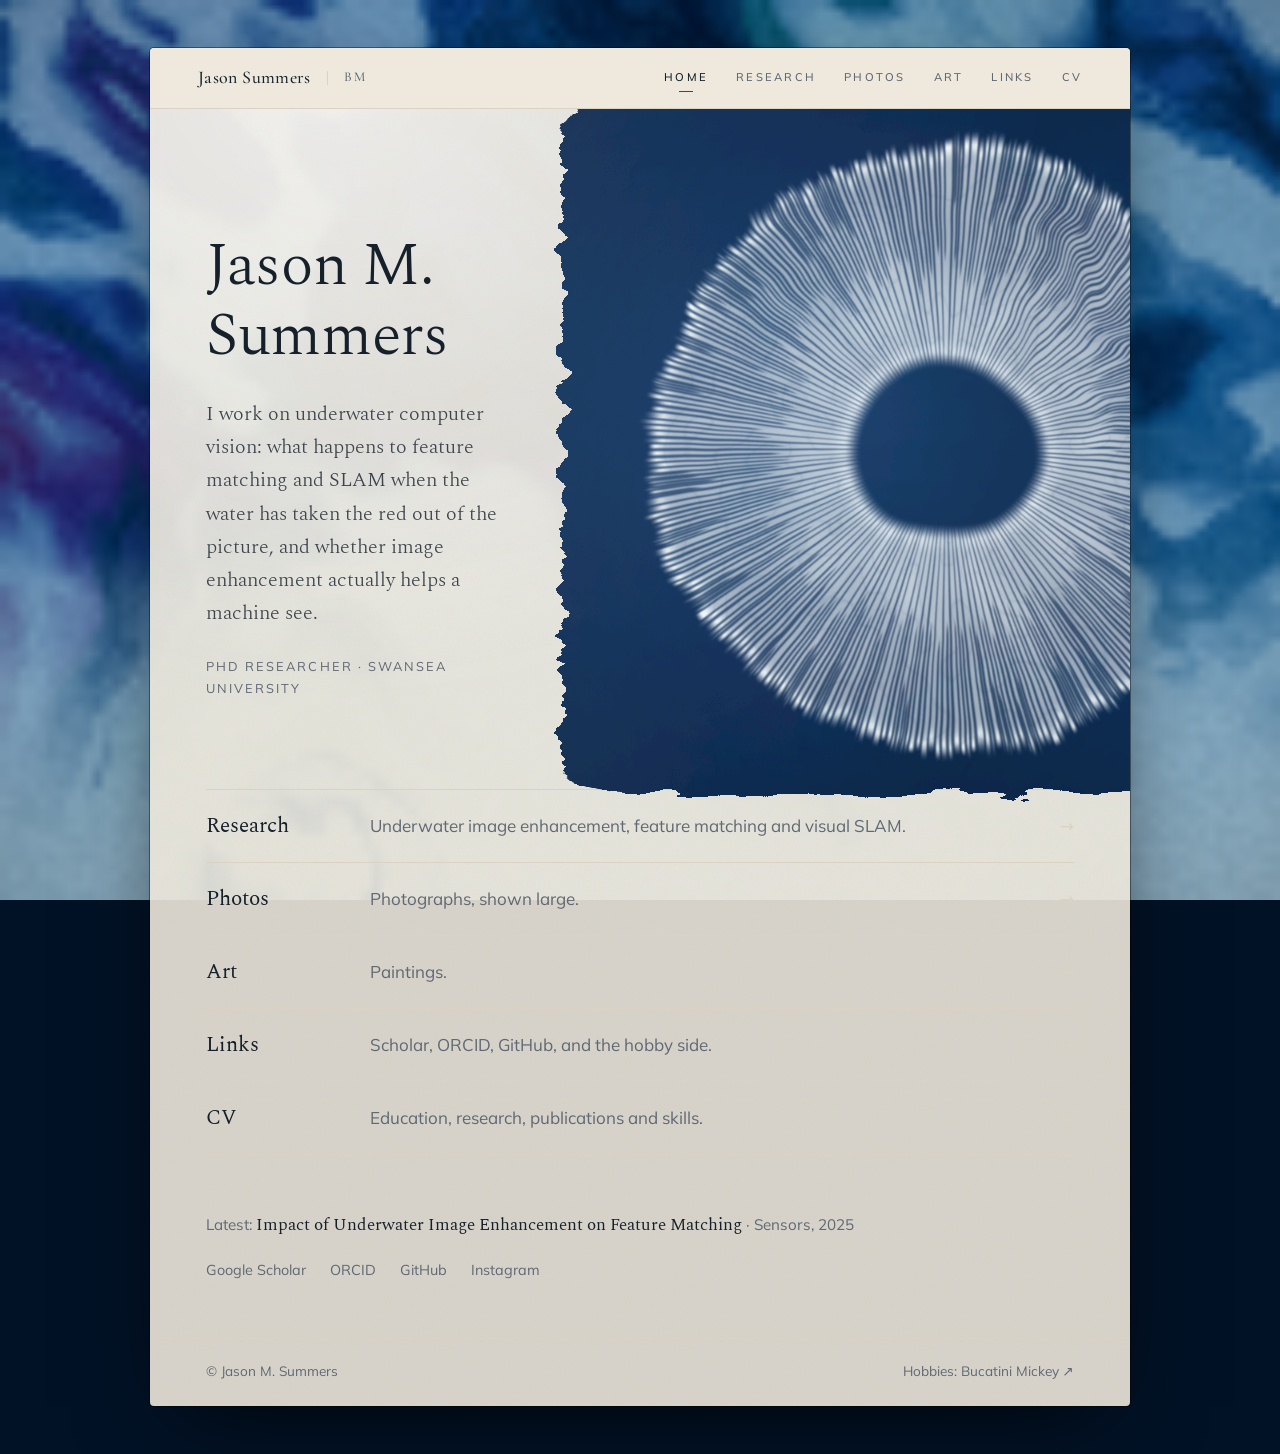
<file: index.html>
<!doctype html>
<html lang="en">
<head>
<meta charset="utf-8">
<link rel="icon" href="/assets/favicon-32.png" sizes="32x32" type="image/png">
<link rel="icon" href="/assets/favicon-64.png" sizes="64x64" type="image/png">
<link rel="apple-touch-icon" href="/assets/apple-touch-icon.png">
<meta name="viewport" content="width=device-width,initial-scale=1,viewport-fit=cover">
<title>Jason M. Summers</title>
<meta name="description" content="Jason M. Summers, PhD researcher in underwater computer vision at Swansea University.">
<link rel="stylesheet" href="assets/fonts/fonts.css">
<link rel="preload" href="assets/print.webp" as="image" type="image/webp">
<link rel="preload" href="assets/fonts/cormorant-garamond-500-latin.woff2" as="font" type="font/woff2" crossorigin>
<link rel="preload" href="assets/fonts/mulish-500-latin.woff2" as="font" type="font/woff2" crossorigin>
<link rel="stylesheet" href="assets/site.css">
<link rel="stylesheet" href="assets/bar.css">
<script>/* the page is the ocean one (blue ink, a white print on dark paper); ?v=paper brings back the paper page with
   the dark print (also kept as the git tag home-ink-2026-10-14), and ?print=v2 gives that one the photographed print */
(function(){const q=new URLSearchParams(location.search),r=document.documentElement;if(q.get('print'))r.dataset.print=q.get('print');r.dataset.v=q.get('v')||'ocean'})()</script>
<style>
/* A page of paper laid on dark moving ink (assets/foam.js). On the paper, one thing: a spore print, made of
   spores (assets/spore.js), still, and large enough to run off the page's edge. The paper stays paper in both
   light and dark mode; only the ink around it changes. */
:root{
  --paper:#f3efe6; --bg:var(--paper); --ink:#1f1c19; --dim:#6f6a62; --line:#e2dccf; --acc:#2f5f66;
  --f-disp:'Spectral',Georgia,serif; --f-body:'Mulish',system-ui,sans-serif;
  color-scheme:light;
}
body{background:#0c0c0c}
.wrap{max-width:none;padding-inline:clamp(20px,5vw,56px)}
/* paper: a smooth, faint fibre, and light falling a little brighter towards the top left */
.page{overflow:hidden;background:
  radial-gradient(120% 80% at 20% 0%,rgba(255,255,255,.55),transparent 60%),
  url("data:image/svg+xml,%3Csvg xmlns='http://www.w3.org/2000/svg' width='240' height='240'%3E%3Cfilter id='f'%3E%3CfeTurbulence type='fractalNoise' baseFrequency='.55' numOctaves='3' seed='4'/%3E%3CfeColorMatrix values='0 0 0 0 .45  0 0 0 0 .4  0 0 0 0 .32  0 0 0 .06 0'/%3E%3C/filter%3E%3Crect width='240' height='240' filter='url(%23f)'/%3E%3C/svg%3E"),
  color-mix(in srgb,var(--paper) var(--glass),transparent);box-shadow:0 30px 90px -30px rgba(0,0,0,.8),0 0 0 1px rgba(0,0,0,.4)}
.hero{--d:clamp(400px,52vw,640px);position:relative;min-height:max(clamp(480px,70vh,680px),calc(var(--d) + 40px));display:flex;align-items:center;padding-block:clamp(56px,10vh,104px) 56px}
/* the words stop short of the cyanotype patch, whose left edge sits 1.1 x --d in from the hero's right edge, less
   the amount the patch overhangs it (the print's own offset), with a 40px gap */
.hero .text{position:relative;z-index:1;max-width:min(480px,calc(100% - 1.1 * var(--d) + clamp(110px,15vw,210px) - 40px))}
.hero h1{overflow-wrap:break-word}
.hero h1{font-size:clamp(2.3rem,5.4vw,3.8rem);letter-spacing:-.005em;font-weight:300}
.hero .lede{font:300 clamp(1.08rem,1.7vw,1.22rem)/1.7 var(--f-disp);max-width:36ch;margin:26px 0 0;color:color-mix(in srgb,var(--ink) 82%,var(--paper))}
.hero .where{margin:26px 0 0;font-size:.8rem;letter-spacing:.16em;text-transform:uppercase;color:var(--dim)}
/* the print, large and running off the page's right edge, kept clear of the words */
.print:not(.ready){opacity:0}
.print{transition:opacity 1.4s ease;position:absolute;z-index:0;top:calc(50% - var(--d) / 2);right:calc(-1 * clamp(110px,15vw,210px));width:var(--d);height:var(--d);display:block;pointer-events:none;mix-blend-mode:multiply}
/* on a phone the print lies under the words, large and faint, running off the right edge */
@media (max-width:760px){.hero{--d:118vw;min-height:0;padding-block:clamp(64px,16vh,120px) 64px}.hero .text{max-width:none}
  .print{right:-46vw;opacity:.42}.hero .text>*{text-shadow:0 1px 14px var(--paper),0 0 4px var(--paper)}
}

.rooms{list-style:none;margin:0;padding:0;border-top:1px solid var(--line)}
.rooms a{display:grid;grid-template-columns:8em minmax(0,1fr) auto;gap:6px 28px;align-items:baseline;padding:20px 0;border-bottom:1px solid var(--line);text-decoration:none}
.rooms b{font:400 1.3rem var(--f-disp)}
.rooms span{color:var(--dim)}
.rooms i{font-style:normal;color:var(--line);transition:color .3s,transform .3s}
.rooms a:hover b,.rooms a:hover i{color:var(--acc)} .rooms a:hover i{transform:translateX(4px)}
@media (max-width:600px){.rooms a{grid-template-columns:minmax(0,1fr) auto}.rooms span{grid-column:1}.rooms i{grid-row:1;grid-column:2}}
.latest{margin:56px 0 0;color:var(--dim);font-size:.95rem}
.latest a{color:var(--ink);text-decoration:none;font-family:var(--f-disp);font-size:1.06rem}
.latest a:hover{color:var(--acc)}
.elsewhere{margin:18px 0 0;display:flex;flex-wrap:wrap;gap:8px 24px;font-size:.9rem}
.elsewhere a{text-decoration:none;color:var(--dim)}
.elsewhere a:hover{color:var(--acc)}
footer.foot{margin-top:56px;border-top:1px solid var(--line);padding-block:20px 24px}
footer.foot .wrap{max-width:none}
:root[data-v="ocean"] body{background:#021226}
/* the ocean page (the default): a sheet of warm paper on the blue ink. An Amanita muscaria print is white, so it
   is taken on a cyanotype: a patch of Prussian-blue emulsion brushed onto the paper (the same pigment as the ink
   outside), its edges ragged where the brush ran out, streaked along the strokes. The print shines white on it. */
:root[data-v="ocean"]{--paper:#efe9dd;--ink:#15202b;--dim:#5f6873;--line:#dad2c3;--acc:#1f507c;color-scheme:light}
:root[data-v="ocean"] .print{mix-blend-mode:screen;z-index:1}
.cyan{display:none}
:root[data-v="ocean"] .cyan{display:block;position:absolute;z-index:0;pointer-events:none;
  top:calc(50% - var(--d) * .54);right:calc(-1 * clamp(110px,15vw,210px) - var(--d) * .08);width:calc(var(--d) * 1.18);height:calc(var(--d) * 1.08);
  background:linear-gradient(97deg,rgba(255,255,255,.05),transparent 28%,rgba(0,0,0,.1) 58%,transparent 80%,rgba(255,255,255,.04)),
    radial-gradient(90% 80% at 40% 45%,#1d4472,#123058 55%,#0c2343);
  border-radius:3% 6% 4% 8% / 5% 3% 7% 4%;filter:url(#brushed)}
:root[data-v="ocean"] .hero .text{z-index:2}
/* on a phone the whole head of the page is the cyanotype, with the words in light ink and the print faint behind */
@media (max-width:760px){
  /* the hero runs the full width of the panel (out through the page's side padding) and clips the print to the
     cyanotype, which fills it edge to edge */
  :root[data-v="ocean"] .hero{overflow:hidden;padding-bottom:84px;margin-inline:calc(-1 * clamp(20px,5vw,56px));padding-inline:clamp(20px,5vw,56px)}
  :root[data-v="ocean"] .cyan{inset:-20px -8px 14px -8px;width:auto;height:auto;border-radius:0}
  :root[data-v="ocean"] .print{--d:104vw;top:calc(50% - var(--d) / 2 - 10px)}
  :root[data-v="ocean"] .print{opacity:.45}
  :root[data-v="ocean"] .hero{--ink:#eef4f7;--dim:#a9bfd0;color:var(--ink)}
  :root[data-v="ocean"] .hero .text>*{text-shadow:0 1px 12px rgba(5,20,40,.6)}
}
.bar{background:var(--paper)}
</style>
</head>
<body>
<canvas class="backdrop" id="ink" aria-hidden="true"></canvas>
<div class="page">
<header class="bar"><div class="bar-in">
  <nav class="sites" aria-label="Sites"><a class="me here" href="./" aria-current="true" title="Jason Summers: research, CV and links"><span>J</span><span class="x"><span>ason </span></span><span>S</span><span class="x"><span>ummers</span></span></a><a class="bm away" href="https://bucatini-mickey.github.io/" title="Bucatini Mickey: films, games, photos and other hobbies"><span>B</span><span class="x"><span>ucatini </span></span><span>M</span><span class="x"><span>ickey</span></span></a></nav>
  <nav class="pages" aria-label="Pages"><a href="./" aria-current="page">Home</a><a href="research/">Research</a><a href="photos/">Photos</a><a href="art/">Art</a><a href="links/">Links</a><a href="cv/">CV</a></nav>
</div></header>

<main class="wrap">
  <section class="hero">
    <div class="text">
      <h1>Jason M. Summers</h1>
      <p class="lede">I work on underwater computer vision: what happens to feature matching and SLAM when the water has taken the red out of the picture, and whether image enhancement actually helps a machine see.</p>
      <p class="where">PhD researcher · Swansea University</p>
    </div>
    <div class="cyan" aria-hidden="true"></div>
    <svg width="0" height="0" style="position:absolute" aria-hidden="true" focusable="false"><filter id="brushed" x="-5%" y="-5%" width="110%" height="110%"><feTurbulence type="fractalNoise" baseFrequency=".012 .05" numOctaves="4" seed="7" result="n"/><feDisplacementMap in="SourceGraphic" in2="n" scale="34" xChannelSelector="R" yChannelSelector="G"/></filter></svg>
    <canvas class="print" data-seed="23" data-src="assets/print.webp" role="img" aria-label="A mushroom spore print: thousands of spores settled between the gills"></canvas>
  </section>

  <ul class="rooms">
    <li><a href="research/"><b>Research</b><span>Underwater image enhancement, feature matching and visual SLAM.</span><i>→</i></a></li>
    <li><a href="photos/"><b>Photos</b><span>Photographs, shown large.</span><i>→</i></a></li>
    <li><a href="art/"><b>Art</b><span>Paintings.</span><i>→</i></a></li>
    <li><a href="links/"><b>Links</b><span>Scholar, ORCID, GitHub, and the hobby side.</span><i>→</i></a></li>
    <li><a href="cv/"><b>CV</b><span>Education, research, publications and skills.</span><i>→</i></a></li>
  </ul>

  <p class="latest">Latest: <a href="https://doi.org/10.3390/s25226966">Impact of Underwater Image Enhancement on Feature Matching</a> · Sensors, 2025</p>
  <p class="elsewhere"><a href="https://scholar.google.com/citations?user=W-gpECkAAAAJ&amp;hl=en">Google Scholar</a><a href="https://orcid.org/0009-0006-4161-2865">ORCID</a><a href="https://github.com/jsonSummers">GitHub</a><a href="https://www.instagram.com/json_summers/">Instagram</a></p>
</main>

<footer class="foot"><div class="wrap"><span>© Jason M. Summers</span><span><a href="https://bucatini-mickey.github.io/">Hobbies: Bucatini Mickey ↗</a></span></div></footer>
</div>

<script src="assets/spore.js"></script>
<script src="assets/foam.js"></script>
<script src="assets/bar.js" defer></script>
</body>
</html>
</file>
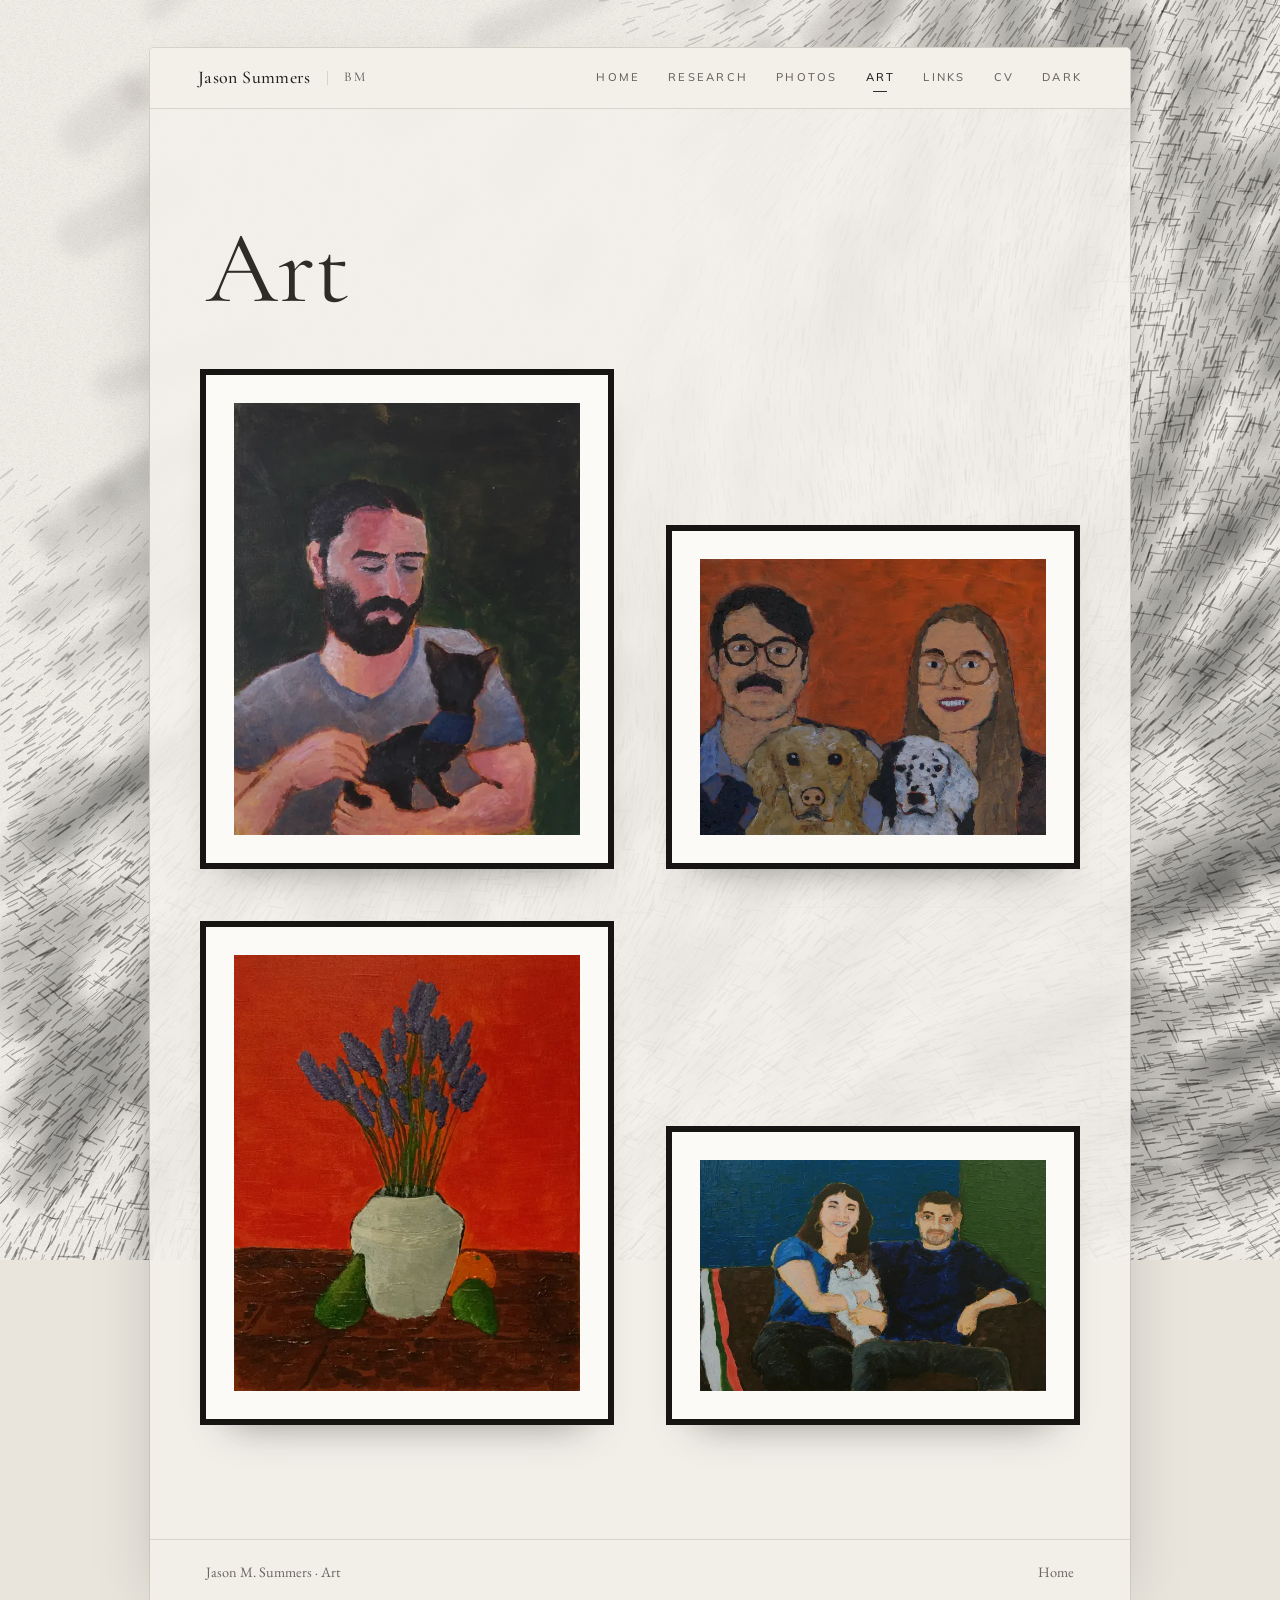
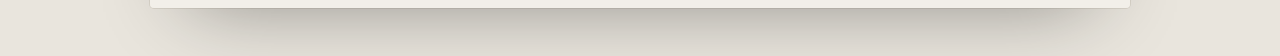
<file: art/index.html>
<!doctype html>
<html lang="en">
<head>
<meta charset="utf-8">
<meta name="viewport" content="width=device-width,initial-scale=1,viewport-fit=cover">
<title>Art · Jason M. Summers</title>
<meta name="description" content="Paintings by Jason M. Summers.">
<link rel="stylesheet" href="../assets/fonts/fonts.css">
<link rel="preload" href="../assets/fonts/cormorant-garamond-500-latin.woff2" as="font" type="font/woff2" crossorigin>
<link rel="preload" href="../assets/fonts/mulish-500-latin.woff2" as="font" type="font/woff2" crossorigin>
<style>
/* After Rembrandt. In the dark, a painting: warm light falling from the upper left into umber darkness, the lit
   area built up in thick impasto strokes, the shadows sketched over in etched hatching that thickens as the light
   goes. In the light, the same picture as one of his etchings: sepia lines on ivory paper. One faint compass
   circle is all that is left of the geometry. No writing but the page's own. The picture drifts up more slowly
   than the page. Light mode is the default here (the page keeps its own setting): a charcoal study on toothed
   paper, the shadows rubbed in soft and then hatched over. The paintings hang in plain frames: a thin black
   frame on a white mount in the light, dark wood in the dark. */
:root{
  --bg:#f3f0ea; --ink:#1f1d1a; --dim:#6b6660; --line:#d9d4ca; --acc:#2e2b28;
  --gilt:#b8913a; --gilt-hi:#e3c77a;
  --f-disp:'Cormorant Garamond',Garamond,Georgia,serif; --f-body:'EB Garamond',Georgia,serif;
  color-scheme:light;
}
:root[data-theme="dark"]{
  --bg:#1a120b; --ink:#ead8b6; --dim:#a68d6c; --line:#3a2a1a; --acc:#d9a75a;
  --gilt:#c9a24a; --gilt-hi:#f0d68e;
  color-scheme:dark}
*{box-sizing:border-box}
body{margin:0;background:#0e0905;color:var(--ink);font:400 19px/1.65 var(--f-body)}
:root:not([data-theme="dark"]) body{background:#e9e5dd}
a{color:inherit;text-underline-offset:4px}
:focus-visible{outline:2px solid var(--acc);outline-offset:3px}
.page{box-shadow:0 0 0 1px rgba(30,28,26,.18),0 40px 90px -36px rgba(20,18,16,.45)}
:root[data-theme="dark"] .page{background:radial-gradient(80% 60% at 18% 0%,rgba(217,167,90,.12),transparent 70%),color-mix(in srgb,var(--bg) var(--glass),transparent)}

.folio{padding:clamp(56px,12vh,120px) clamp(20px,5vw,56px) 16px}
.folio h1{margin:0;font:400 clamp(3.4rem,10vw,6.4rem)/1 var(--f-disp);color:var(--acc)}
:root[data-theme="dark"] .folio h1{text-shadow:0 0 40px rgba(217,167,90,.25)}
.wrap{padding-inline:clamp(20px,5vw,56px)}
.soon{margin:24px 0 0;font:italic 400 1.35rem var(--f-disp);color:var(--dim)}
/* the paintings, each hung in a plain gilt slip with a little air around it */
.hang{list-style:none;margin:40px 0 0;padding:0;display:flex;flex-wrap:wrap;gap:clamp(28px,6vw,64px);align-items:flex-end}
.hang li{flex:1 1 260px;max-width:420px}
.hang .slip{display:block;padding:clamp(14px,2.6vw,28px);background:#fbfaf7;box-shadow:0 0 0 clamp(4px,.6vw,6px) #161514,0 26px 40px -24px rgba(0,0,0,.45)}
:root[data-theme="dark"] .hang .slip{padding:0;border:clamp(10px,1.5vw,16px) solid #4a2f1c;border-image:repeating-linear-gradient(90deg,#3b2414 0 3px,#5a3a22 3px 7px,#4a2e1a 7px 12px) 16;box-shadow:inset 0 0 0 1px rgba(0,0,0,.5),0 26px 40px -24px #000}
.hang img{display:block;width:100%;height:auto;background:center/cover no-repeat}
.hang p{margin:14px 0 0;font:italic 400 1.05rem var(--f-disp);color:var(--dim)}
footer{margin-top:120px;border-top:1px solid var(--line);padding-block:20px 24px;color:var(--dim);font-size:.9rem}
footer .wrap{display:flex;justify-content:space-between;gap:12px;flex-wrap:wrap}
footer a{text-decoration:none}
</style>
<link rel="stylesheet" href="../assets/bar.css">
</head>
<body>
<canvas class="backdrop tall" id="canvas" data-parallax=".3" aria-hidden="true"></canvas>
<div class="page">
<header class="bar"><div class="bar-in">
  <nav class="sites" aria-label="Sites"><a class="me here" href="../" aria-current="true" title="Jason Summers: research, CV and links"><span>J</span><span class="x"><span>ason </span></span><span>S</span><span class="x"><span>ummers</span></span></a><a class="bm away" href="https://bucatini-mickey.github.io/" title="Bucatini Mickey: films, games, photos and other hobbies"><span>B</span><span class="x"><span>ucatini </span></span><span>M</span><span class="x"><span>ickey</span></span></a></nav>
  <nav class="pages" aria-label="Pages"><a href="../">Home</a><a href="../research/">Research</a><a href="../photos/">Photos</a><a href="../art/" aria-current="page">Art</a><a href="../links/">Links</a><a href="../cv/">CV</a><button class="mode" id="mode" type="button" aria-label="Switch light or dark">Light</button></nav>
</div></header>

<section class="folio"><h1>Art</h1></section>

<main class="wrap">
  <ul class="hang" id="hang" aria-label="Paintings"></ul>
  <script>/* the paintings, from assets/library.json (tools/photos.py crops each photograph to its canvas) */
  fetch('../assets/library.json').then(r=>r.ok?r.json():{}).then(d=>{
    const P=(d.photos||[]).filter(p=>(p.tags||[]).includes('painting')), esc=s=>String(s||'').replace(/[&<>"]/g,c=>({'&':'&amp;','<':'&lt;','>':'&gt;','"':'&quot;'}[c]));
    if(!P.length) return;
    document.getElementById('hang').innerHTML=P.map(p=>`<li><span class="slip"><img loading="lazy" decoding="async" width="${p.w}" height="${p.h}" alt="${esc(p.alt)}" style="background-image:url(${p.preview})" sizes="(max-width:700px) 90vw, 420px" srcset="../${p.files[640]} 640w, ../${p.files[1280]} 1280w" src="../${p.files[1280]}"></span>${p.title?`<p>${esc(p.title)}</p>`:''}</li>`).join('');
  }).catch(()=>{});</script>
</main>

<footer><div class="wrap"><span>Jason M. Summers · Art</span><span><a href="../">Home</a></span></div></footer>
</div>

<script>
(function(){
  const root=document.documentElement, cv=document.getElementById('canvas');
  function rng(seed){let s=seed>>>0;return()=>{s=s+0x6D2B79F5|0;let t=Math.imul(s^s>>>15,1|s);t=t+Math.imul(t^t>>>7,61|t)^t;return((t^t>>>14)>>>0)/4294967296}}
  /* how much light reaches a point: a soft pool from the upper left, as from a high window */
  function light(x,y,W,H){const dx=(x-W*.2)/W, dy=(y-H*.16)/H; return Math.max(0,1-Math.sqrt(dx*dx*1.1+dy*dy*1.6)*1.45)}
  function paint(){
    const r=rng(1606), dpr=Math.min(2,devicePixelRatio||1), W=cv.clientWidth, H=cv.clientHeight, oil=root.dataset.theme==='dark';
    cv.width=Math.round(W*dpr); cv.height=Math.round(H*dpr);
    const c=cv.getContext('2d'); c.setTransform(dpr,0,0,dpr,0,0);
    if(oil){
      // ground: umber darkness, warming to gold where the light falls
      const g=c.createRadialGradient(W*.2,H*.16,0,W*.2,H*.16,Math.max(W,H)*.85);
      g.addColorStop(0,'#c99448'); g.addColorStop(.18,'#8a5a2a'); g.addColorStop(.42,'#3d2614'); g.addColorStop(.75,'#170e07'); g.addColorStop(1,'#0b0704');
      c.fillStyle=g; c.fillRect(0,0,W,H);
      // glazes: broad, faint strokes laid round the light in layers, so the glow is mottled and brushed, never flat
      c.lineCap='round';
      for(let i=0;i<Math.round(W*H/1600);i++){
        const x=r()*W, y=r()*H, L=light(x,y,W,H); if(r()>L*1.4+.08) continue;
        const toL=Math.atan2(y-H*.16,x-W*.2)+Math.PI/2+(r()-.5)*.6, len=40+r()*120, w=14+r()*34;
        const tone=L>.35?[230,180,110]:L>.12?[150,96,48]:[40,24,12];
        c.strokeStyle=`rgba(${tone},${.025+L*.05})`; c.lineWidth=w;
        c.beginPath(); c.moveTo(x,y); c.quadraticCurveTo(x+Math.cos(toL)*len*.5+(r()-.5)*20,y+Math.sin(toL)*len*.5+(r()-.5)*20,x+Math.cos(toL)*len,y+Math.sin(toL)*len); c.stroke();
      }
    } else {
      // toothed paper: off-white, with a fine grain that catches the charcoal
      c.fillStyle='#efece6'; c.fillRect(0,0,W,H);
      const tooth=document.createElement('canvas'); tooth.width=tooth.height=96; const tc=tooth.getContext('2d'), im=tc.createImageData(96,96);
      for(let i=0;i<im.data.length;i+=4){const v=r(); im.data[i]=im.data[i+1]=im.data[i+2]=v<.5?40:255; im.data[i+3]=v<.5?Math.round(v*22):Math.round((v-.5)*18)} tc.putImageData(im,0,0);
      c.fillStyle=c.createPattern(tooth,'repeat'); c.fillRect(0,0,W,H);
      // the shadows rubbed in first: wide, soft strokes of charcoal smudged with a finger
      c.save(); c.filter='blur(7px)'; c.lineCap='round';
      for(let i=0;i<Math.round(W*H/2600);i++){
        const x=r()*W, y=r()*H, sh=1-light(x,y,W,H); if(r()>sh*sh*1.2) continue;
        const a=-.9+Math.sin(x*.004+y*.003)*.5+(r()-.5)*.4, len=50+r()*110;
        c.strokeStyle=`rgba(30,28,26,${.05+sh*.07})`; c.lineWidth=18+r()*30;
        c.beginPath(); c.moveTo(x,y); c.lineTo(x+Math.cos(a)*len,y+Math.sin(a)*len); c.stroke();
      }
      c.restore();
    }
    /* sketched hatching: short loose strokes in clusters, their direction drifting across the picture, more of
       them as it darkens and crossed where it is darkest. On paper they are bitten lines in sepia; in the
       painting they are scratched into the dark paint, so they show pale. */
    const cell=16, ink=oil?'232,196,140':'30,28,26';
    for(let y=0;y<H+cell;y+=cell) for(let x=0;x<W+cell;x+=cell){
      const L=light(x,y,W,H), shade=oil?Math.min(1,(1-L)*1.15-.25):1-L*1.6;
      if(shade<.18) continue;
      const base=-.9+Math.sin(x*.004+y*.003)*.5+Math.cos(y*.006)*.3, n=Math.round(shade*3.2+r()*.6);
      c.strokeStyle=`rgba(${ink},${oil?.05+shade*.09:.1+shade*.26})`; c.lineWidth=oil?.7:.6+r()*1.1; c.lineCap='round';   // charcoal lines vary in weight
      for(let k=0;k<n;k++){
        const px=x+r()*cell, py=y+r()*cell, len=9+r()*12, ang=base+(r()-.5)*.25+(k>=3&&shade>.6?1.25:0);
        const ex=px+Math.cos(ang)*len, ey=py+Math.sin(ang)*len;
        c.beginPath(); c.moveTo(px,py); c.quadraticCurveTo((px+ex)/2+(r()-.5)*2,(py+ey)/2+(r()-.5)*2,ex,ey); c.stroke();
      }
    }
    // a faint compass circle and its centre lines, sketched once in the lower right
    c.strokeStyle=oil?'rgba(217,167,90,.22)':'rgba(30,28,26,.3)'; c.lineWidth=.8;
    const R=Math.min(W,H)*.22, cx=W*.86, cy=H*.72;
    c.beginPath(); c.arc(cx,cy,R,0,Math.PI*2); c.stroke();
    c.beginPath(); c.moveTo(cx-R*1.2,cy); c.lineTo(cx+R*1.2,cy); c.moveTo(cx,cy-R*1.2); c.lineTo(cx,cy+R*1.2); c.stroke();
  }

  /* site-wide light/dark switch: dark is the painting, light the etching */
  const btn=document.getElementById('mode');
  const set=m=>{if(m==='dark')root.dataset.theme='dark';else delete root.dataset.theme;btn.textContent=m==='dark'?'Light':'Dark';paint()};
  let m='light';try{m=localStorage.getItem('bm-theme-art')||'light'}catch(e){}   // this page keeps its own setting, light by default
  btn.onclick=()=>{m=m==='dark'?'light':'dark';try{localStorage.setItem('bm-theme-art',m)}catch(e){}set(m)};
  let rt;addEventListener('resize',()=>{clearTimeout(rt);rt=setTimeout(paint,200)});
  set(m);
})();
</script>
<script src="../assets/parallax.js"></script>
<script src="../assets/bar.js" defer></script>
</body>
</html>
</file>
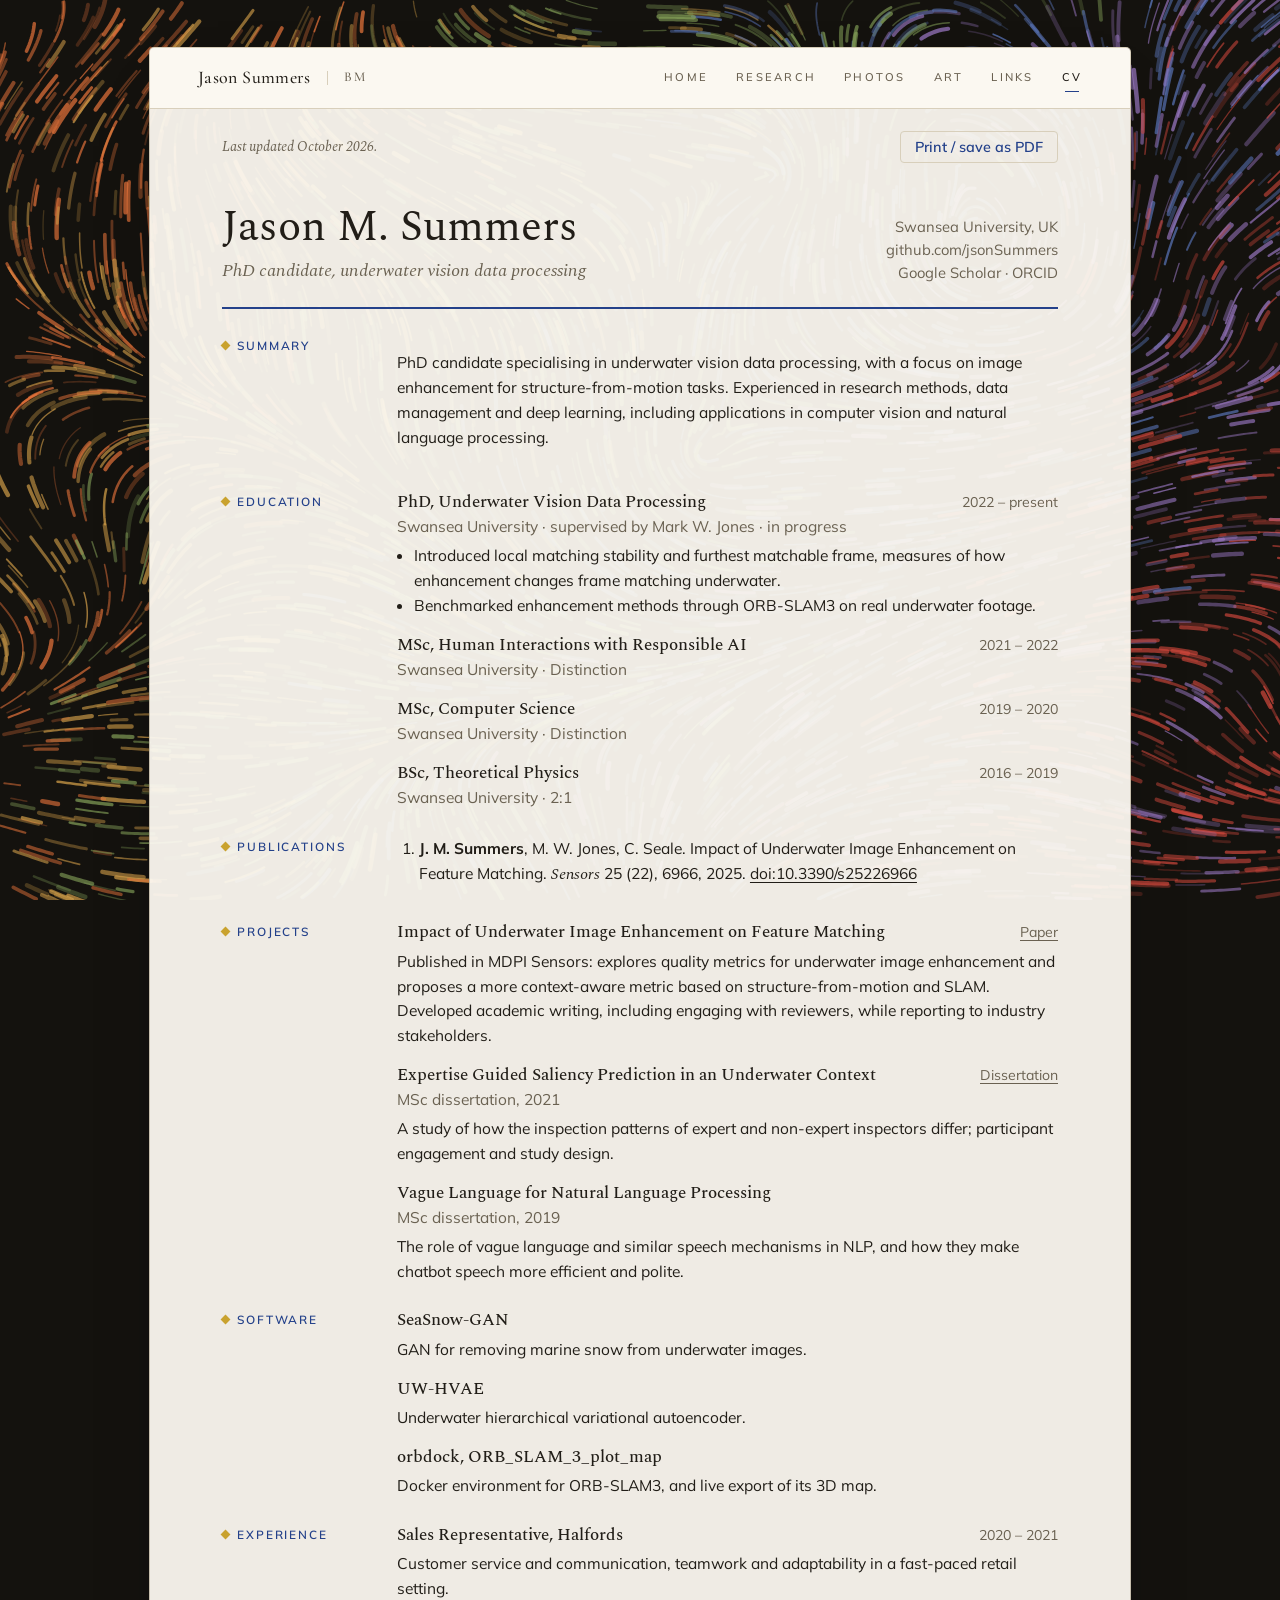
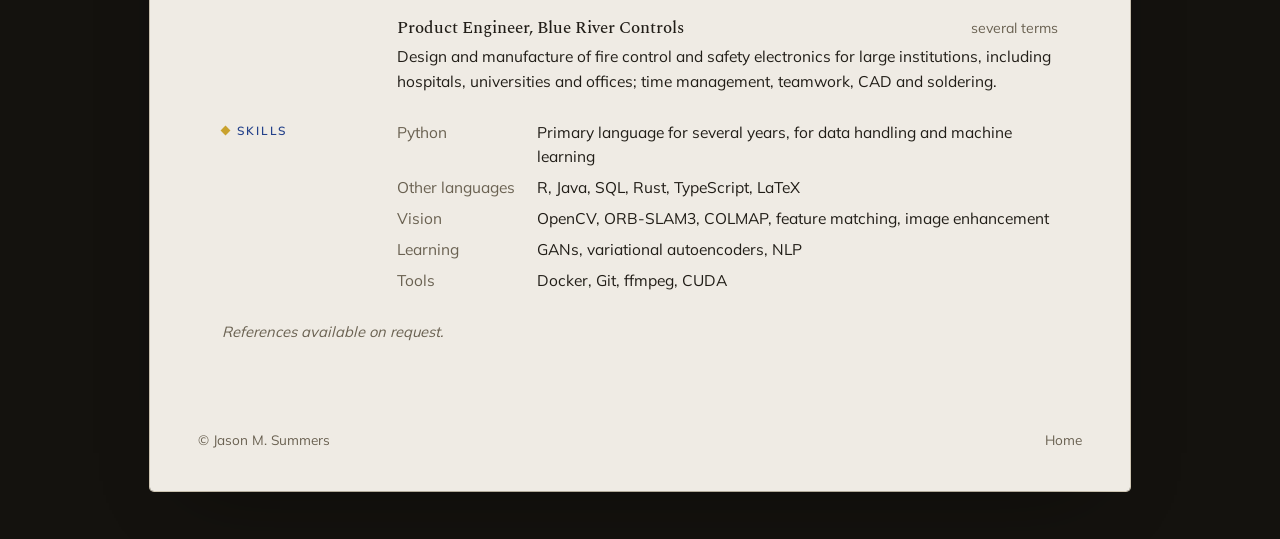
<file: cv/index.html>
<!doctype html>
<html lang="en">
<head>
<meta charset="utf-8">
<link rel="icon" href="/assets/favicon-32.png" sizes="32x32" type="image/png">
<link rel="icon" href="/assets/favicon-64.png" sizes="64x64" type="image/png">
<link rel="apple-touch-icon" href="/assets/apple-touch-icon.png">
<meta name="viewport" content="width=device-width,initial-scale=1,viewport-fit=cover">
<title>CV · Jason M. Summers</title>
<meta name="description" content="Curriculum vitae of Jason M. Summers, PhD researcher in underwater computer vision.">
<link rel="stylesheet" href="../assets/fonts/fonts.css">
<link rel="preload" href="../assets/fonts/cormorant-garamond-500-latin.woff2" as="font" type="font/woff2" crossorigin>
<link rel="preload" href="../assets/fonts/mulish-500-latin.woff2" as="font" type="font/woff2" crossorigin>
<link rel="stylesheet" href="../assets/site.css">
<link rel="stylesheet" href="../assets/bar.css">
<style>
/* A clean white sheet on the brushstroke swirl (assets/swirl.js). Ultramarine rules, lead-tin yellow marks.
   The sheet stays white in dark mode too. Printing gives just the sheet. */
:root{
  --wall:#e6dfcd; --paper:#fbf8f1; --bg:var(--paper); --ink:#211d17; --dim:#6a6151; --line:#d8cfbb;
  --ultra:#24418a; --tin:#c9a22e; --acc:var(--ultra);
  --light:rgba(255,248,226,.8);
  --f-disp:'Spectral',Georgia,serif; --f-body:'Mulish',system-ui,sans-serif;
  color-scheme:light;
}
body{background:#14120e}
.page{--glass:95%;background:color-mix(in srgb,var(--paper) var(--glass),transparent)}
@media (max-width:620px){.page{--glass:92%}}

.tools{display:flex;justify-content:flex-end;gap:16px;padding:22px clamp(20px,6vw,72px) 0;font-size:.9rem}
.tools{align-items:center}.tools .note{margin-right:auto;color:var(--dim);font-style:italic;font-family:var(--f-disp)}
.tools button{font:600 .9rem var(--f-body);color:var(--ultra);background:none;border:1px solid var(--line);border-radius:4px;padding:6px 14px;cursor:pointer}
.tools button:hover{border-color:var(--ultra)}

.sheet{padding:clamp(20px,4vw,40px) clamp(20px,6vw,72px) clamp(28px,6vw,56px);font-size:15.5px;line-height:1.6}

.head{display:grid;grid-template-columns:minmax(0,1fr) auto;gap:8px 32px;align-items:end;padding-bottom:22px;border-bottom:2px solid var(--ultra)}
.head h1{font-size:clamp(2rem,5vw,2.7rem);font-weight:400}
.head .role{margin:4px 0 0;color:var(--dim);font-family:var(--f-disp);font-style:italic;font-size:1.1rem}
.head address{font-style:normal;text-align:right;color:var(--dim);font-size:.92rem;line-height:1.55}
.head address a{text-decoration:none}
@media (max-width:600px){.head{grid-template-columns:minmax(0,1fr)}.head address{text-align:left}}

.cv section{display:grid;grid-template-columns:9.5em minmax(0,1fr);gap:4px 28px;padding-top:26px}
.cv h2{font:600 .74rem/1.9 var(--f-body);letter-spacing:.16em;text-transform:uppercase;color:var(--ultra)}
.cv h2::before{content:"";display:inline-block;width:7px;height:7px;background:var(--tin);margin-right:8px;transform:translateY(-1px) rotate(45deg)}
@media (max-width:600px){.cv section{grid-template-columns:minmax(0,1fr)}}
.entry{margin-bottom:16px}
.entry:last-child{margin-bottom:0}
.entry .t{display:flex;justify-content:space-between;gap:16px;flex-wrap:wrap;align-items:baseline}
.entry h3{font:500 1.08rem/1.35 var(--f-disp)}
.entry .when{color:var(--dim);font-size:.88rem;white-space:nowrap;font-variant-numeric:tabular-nums}
.entry .at{margin:0;color:var(--dim)}
.entry p,.entry ul{margin:4px 0 0}
.entry ul{padding-left:1.1em}
.pubs{margin:0;padding-left:1.4em}
.pubs li{margin-bottom:8px}
.pubs i{font-family:var(--f-disp)}
.skills{display:grid;grid-template-columns:8em minmax(0,1fr);gap:6px 16px;margin:0}
.skills dt{color:var(--dim)}
.skills dd{margin:0}
.refs{margin:28px 0 0;color:var(--dim);font-style:italic;font-size:.92rem}

@media print{
  @page{size:A4;margin:14mm}
  body{background:#fff}
  .bar,.tools,footer.foot,.backdrop{display:none}
  .page{margin:0;box-shadow:none;background:#fff;max-width:none}
  .sheet{box-shadow:none;margin:0;padding:0;max-width:none;background:#fff;color:#000;font-size:10.5pt}
  :root{--ink:#000;--dim:#444;--ultra:#24418a;--tin:#c9a22e;--line:#ccc}
  .todo{outline:none;background:none}
  a{text-decoration:none}
}
</style>
</head>
<body>
<canvas class="backdrop" id="swirl" aria-hidden="true"></canvas>
<div class="page">
<header class="bar"><div class="bar-in">
  <nav class="sites" aria-label="Sites"><a class="me here" href="../" aria-current="true" title="Jason Summers: research, CV and links"><span>J</span><span class="x"><span>ason </span></span><span>S</span><span class="x"><span>ummers</span></span></a><a class="bm away" href="https://bucatini-mickey.github.io/" title="Bucatini Mickey: films, games, photos and other hobbies"><span>B</span><span class="x"><span>ucatini </span></span><span>M</span><span class="x"><span>ickey</span></span></a></nav>
  <nav class="pages" aria-label="Pages"><a href="../">Home</a><a href="../research/">Research</a><a href="../photos/">Photos</a><a href="../art/">Art</a><a href="../links/">Links</a><a href="../cv/" aria-current="page">CV</a></nav>
</div></header>

<div class="tools"><span class="note">Last updated October 2026.</span><button type="button" onclick="print()">Print / save as PDF</button></div>

<article class="sheet cv">
  <header class="head">
    <div>
      <h1>Jason M. Summers</h1>
      <p class="role">PhD candidate, underwater vision data processing</p>
    </div>
    <address>
      Swansea University, UK<br>
      <a href="https://github.com/jsonSummers">github.com/jsonSummers</a><br>
      <a href="https://scholar.google.com/citations?user=W-gpECkAAAAJ&amp;hl=en">Google Scholar</a> · <a href="https://orcid.org/0009-0006-4161-2865">ORCID</a>
    </address>
  </header>

  <section>
    <h2>Summary</h2>
    <div>
      <p>PhD candidate specialising in underwater vision data processing, with a focus on image enhancement for structure-from-motion tasks. Experienced in research methods, data management and deep learning, including applications in computer vision and natural language processing.</p>
    </div>
  </section>

  <section>
    <h2>Education</h2>
    <div>
      <div class="entry">
        <div class="t"><h3>PhD, Underwater Vision Data Processing</h3><span class="when">2022 – present</span></div>
        <p class="at">Swansea University · supervised by Mark W. Jones · in progress</p>
        <ul>
          <li>Introduced local matching stability and furthest matchable frame, measures of how enhancement changes frame matching underwater.</li>
          <li>Benchmarked enhancement methods through ORB-SLAM3 on real underwater footage.</li>
        </ul>
      </div>
      <div class="entry">
        <div class="t"><h3>MSc, Human Interactions with Responsible AI</h3><span class="when">2021 – 2022</span></div>
        <p class="at">Swansea University · Distinction</p>
      </div>
      <div class="entry">
        <div class="t"><h3>MSc, Computer Science</h3><span class="when">2019 – 2020</span></div>
        <p class="at">Swansea University · Distinction</p>
      </div>
      <div class="entry">
        <div class="t"><h3>BSc, Theoretical Physics</h3><span class="when">2016 – 2019</span></div>
        <p class="at">Swansea University · 2:1</p>
      </div>
    </div>
  </section>

  <section>
    <h2>Publications</h2>
    <ol class="pubs">
      <li><b>J. M. Summers</b>, M. W. Jones, C. Seale. Impact of Underwater Image Enhancement on Feature Matching. <i>Sensors</i> 25 (22), 6966, 2025. <a href="https://doi.org/10.3390/s25226966">doi:10.3390/s25226966</a></li>
    </ol>
  </section>

  <section>
    <h2>Projects</h2>
    <div>
      <div class="entry">
        <div class="t"><h3>Impact of Underwater Image Enhancement on Feature Matching</h3><span class="when"><a href="https://doi.org/10.3390/s25226966">Paper</a></span></div>
        <p>Published in MDPI Sensors: explores quality metrics for underwater image enhancement and proposes a more context-aware metric based on structure-from-motion and SLAM. Developed academic writing, including engaging with reviewers, while reporting to industry stakeholders.</p>
      </div>
      <div class="entry">
        <div class="t"><h3>Expertise Guided Saliency Prediction in an Underwater Context</h3><span class="when"><a href="https://www.swansea.ac.uk/media/Jason-Summers-compressed.pdf">Dissertation</a></span></div>
        <p class="at">MSc dissertation, 2021</p>
        <p>A study of how the inspection patterns of expert and non-expert inspectors differ; participant engagement and study design.</p>
      </div>
      <div class="entry">
        <div class="t"><h3>Vague Language for Natural Language Processing</h3></div>
        <p class="at">MSc dissertation, 2019</p>
        <p>The role of vague language and similar speech mechanisms in NLP, and how they make chatbot speech more efficient and polite.</p>
      </div>
    </div>
  </section>

  <section>
    <h2>Software</h2>
    <div>
      <div class="entry"><div class="t"><h3>SeaSnow-GAN</h3></div><p>GAN for removing marine snow from underwater images.</p></div>
      <div class="entry"><div class="t"><h3>UW-HVAE</h3></div><p>Underwater hierarchical variational autoencoder.</p></div>
      <div class="entry"><div class="t"><h3>orbdock, ORB_SLAM_3_plot_map</h3></div><p>Docker environment for ORB-SLAM3, and live export of its 3D map.</p></div>
    </div>
  </section>

  <section>
    <h2>Experience</h2>
    <div>
      <div class="entry">
        <div class="t"><h3>Sales Representative, Halfords</h3><span class="when">2020 – 2021</span></div>
        <p>Customer service and communication, teamwork and adaptability in a fast-paced retail setting.</p>
      </div>
      <div class="entry">
        <div class="t"><h3>Product Engineer, Blue River Controls</h3><span class="when">several terms</span></div>
        <p>Design and manufacture of fire control and safety electronics for large institutions, including hospitals, universities and offices; time management, teamwork, CAD and soldering.</p>
      </div>
    </div>
  </section>

  <section>
    <h2>Skills</h2>
    <dl class="skills">
      <dt>Python</dt><dd>Primary language for several years, for data handling and machine learning</dd>
      <dt>Other languages</dt><dd>R, Java, SQL, Rust, TypeScript, LaTeX</dd>
      <dt>Vision</dt><dd>OpenCV, ORB-SLAM3, COLMAP, feature matching, image enhancement</dd>
      <dt>Learning</dt><dd>GANs, variational autoencoders, NLP</dd>
      <dt>Tools</dt><dd>Docker, Git, ffmpeg, CUDA</dd>
    </dl>
  </section>

  <p class="refs">References available on request.</p>
</article>

<footer class="foot"><div class="wrap"><span>© Jason M. Summers</span><span><a href="../">Home</a></span></div></footer>
</div>
<script src="../assets/swirl.js"></script>
<script src="../assets/bar.js" defer></script>
</body>
</html>
</file>
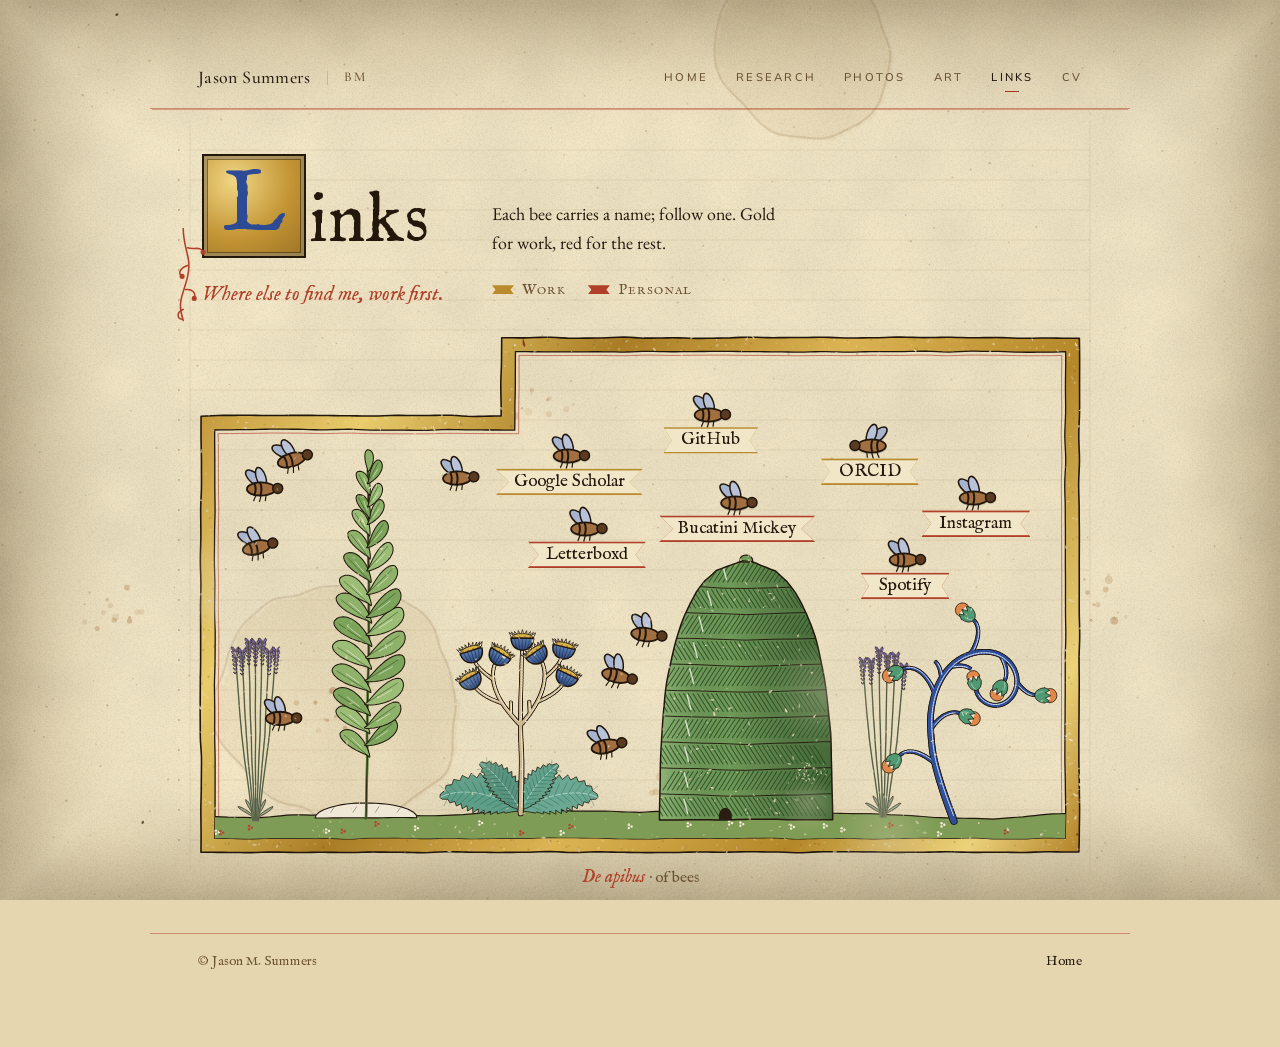
<file: links/index.html>
<!doctype html>
<html lang="en">
<head>
<meta charset="utf-8">
<link rel="icon" href="/assets/favicon-32.png" sizes="32x32" type="image/png">
<link rel="icon" href="/assets/favicon-64.png" sizes="64x64" type="image/png">
<link rel="apple-touch-icon" href="/assets/apple-touch-icon.png">
<meta name="viewport" content="width=device-width,initial-scale=1,viewport-fit=cover">
<title>Links · Jason M. Summers</title>
<meta name="description" content="Where to find Jason M. Summers: Scholar, ORCID, GitHub, and the hobby side.">
<meta name="theme-color" content="#e6d6b0">
<link rel="stylesheet" href="../assets/fonts/fonts.css">
<link rel="preload" href="../assets/fonts/cormorant-garamond-500-latin.woff2" as="font" type="font/woff2" crossorigin>
<link rel="preload" href="../assets/fonts/mulish-500-latin.woff2" as="font" type="font/woff2" crossorigin>
<link rel="stylesheet" href="../assets/site.css">
<link rel="stylesheet" href="../assets/bar.css">
<style>
/* A leaf of a bestiary. The window is the vellum (assets/apiary.js: cockle, follicles, ruling, worn edges, a water
   stain, foxing); the text is written on it in iron-gall ink with a red rubric, under a painted initial; beside it
   the miniature "De apibus", a skep and its bees in a frame of gold leaf. The links are bees in it: each flies
   at its place by the hive with a banderole of its name, gold-edged for work and vermilion for the rest; pointed
   at, it lifts, beats its wings and its banderole fills with honey. The other bees are painted. */
:root{
  --bg:#ece0c2; --ink:#24180d; --dim:#6b5233; --line:#cdb68a; --acc:#a8321f; --gold:#b98a2e; --verm:#b0402a; --lapis:#2d4a95; --honey:#d9a23c;
  --f-disp:'IM Fell English',Georgia,serif; --f-body:'EB Garamond','IM Fell English',Georgia,serif;
  color-scheme:light;
}
body{background:#e6d6b0;color:var(--ink)}
#vellum{image-rendering:auto}
body .page{background:transparent!important;box-shadow:none!important;-webkit-backdrop-filter:none!important;backdrop-filter:none!important}
body .page>.bar{background:transparent;border-bottom:1px solid color-mix(in srgb,var(--verm) 50%,transparent);box-shadow:0 3px 0 -2px color-mix(in srgb,var(--verm) 40%,transparent);border-radius:0}
.leaf{max-width:none;display:grid;grid-template-columns:1fr;gap:26px;align-items:start;padding-block:clamp(28px,5vh,52px) 24px}
.leaf>*{min-width:0}
h1{font:400 clamp(3rem,7vw,4.4rem)/1 var(--f-disp);margin:0;color:var(--ink);display:flex;align-items:flex-end;gap:.04em}
/* the initial: a lapis L on a square of gold, with red penwork trailing down the margin */
.ini{position:relative;display:inline-grid;place-items:center;width:1.18em;height:1.18em;font-size:1.25em;line-height:1;color:var(--lapis);
  background:radial-gradient(circle at 30% 25%,#f0d684,#c39535 55%,#9d7224);border:2px solid var(--ink);box-shadow:inset 0 0 0 3px rgba(255,240,190,.35),inset 0 0 0 4px rgba(36,24,13,.5)}
.ini::after{content:"";position:absolute;left:-34%;top:72%;width:44%;height:1.7em;
  background:url("data:image/svg+xml,%3Csvg xmlns='http://www.w3.org/2000/svg' viewBox='0 0 40 100' fill='none' stroke='%23b0402a' stroke-width='1.4' stroke-linecap='round'%3E%3Cpath d='M12 0c0 20 8 26 4 44s-10 22-4 40'/%3E%3Cpath d='M16 18c6 2 12-2 14 4M16 34c-7 2-9 8-5 10M14 56c6-1 10 3 8 8M12 74c-6 2-6 8-1 9'/%3E%3Ccircle cx='30' cy='22' r='1.6' fill='%23b0402a'/%3E%3Ccircle cx='11' cy='44' r='1.6' fill='%23b0402a'/%3E%3Ccircle cx='22' cy='64' r='1.6' fill='%23b0402a'/%3E%3C/svg%3E") no-repeat top left/contain}
.rub{margin:14px 0 34px;color:var(--verm);font:italic 400 1.3rem/1.4 var(--f-disp)}
.note{margin:0 0 18px;max-width:34ch;font:400 1.12rem/1.6 var(--f-body);color:var(--ink)}
.key{display:flex;gap:22px;margin:0;padding:0;list-style:none;font:400 .95rem var(--f-disp);font-variant:small-caps;letter-spacing:.08em;color:var(--dim)}
.key li{display:flex;align-items:center;gap:8px}
.key i{width:22px;height:9px;background:var(--c);clip-path:polygon(0 0,100% 0,84% 50%,100% 100%,0 100%,16% 50%)}
.pro{--c:var(--gold)} .own{--c:var(--verm)}
/* the miniature */
.mini{margin:0;justify-self:center;width:100%;max-width:540px}
.stage{position:relative;container-type:inline-size}
.stage canvas{display:block;width:100%;aspect-ratio:46/56;height:auto}
/* the bees are the links: each flies at its place by the hive, trailing a banderole with its name */
.bee{position:absolute;left:calc(var(--x)*100%);top:calc(var(--y)*100%);transform:translate(-50%,-30%);display:flex;flex-direction:column;align-items:center;text-decoration:none;color:var(--ink);-webkit-tap-highlight-color:transparent}
.bee svg{width:clamp(30px,9cqw,50px);height:auto;overflow:visible;transition:transform .3s;filter:drop-shadow(0 1px 0 rgba(36,24,13,.15))}
.bee.l svg{transform:scaleX(-1)}
.bee .wings{transform-box:fill-box;transform-origin:50% 100%}
.rib{display:block;margin-top:-1px;padding:1.5px 0;background:var(--c);clip-path:polygon(0 0,100% 0,91% 50%,100% 100%,0 100%,9% 50%)}
.rib b{display:block;padding:1px clamp(10px,3.2cqw,18px);background:#f1e6c8;clip-path:polygon(0 0,100% 0,91.5% 50%,100% 100%,0 100%,8.5% 50%);
  font:400 clamp(.76rem,2.9cqw,1.08rem)/1.25 var(--f-disp);white-space:nowrap;transition:background .3s}
.bee:hover svg,.bee:focus-visible svg{transform:translateY(-4px) rotate(-8deg)}
.bee.l:hover svg,.bee.l:focus-visible svg{transform:scaleX(-1) translateY(-4px) rotate(-8deg)}
.bee:hover .wings,.bee:focus-visible .wings{animation:flap .1s linear infinite alternate}
.bee:hover .rib b,.bee:focus-visible .rib b{background:var(--honey)}
.bee:focus-visible{outline:none}.bee:focus-visible .rib{outline:2px dotted var(--ink);outline-offset:3px}
@keyframes flap{to{transform:scaleY(.55)}}
@media (prefers-reduced-motion:reduce){.bee:hover .wings{animation:none}}
@media (max-width:620px){.stage canvas{aspect-ratio:46/62}}
.mini figcaption{margin-top:10px;text-align:center;color:var(--verm);font:italic 400 1.15rem var(--f-disp)}
.mini figcaption span{color:var(--dim);font-style:normal;font-size:.95rem}
/* wide: the title and the note side by side, the miniature in landscape across the page beneath them */
@media (min-width:901px){
  .text{display:grid;grid-template-columns:auto minmax(0,1fr);gap:8px 48px;align-items:end}
  .text h1,.text .rub{grid-column:1}.text .note{grid-column:2;grid-row:1;margin:0}.text .key{grid-column:2;grid-row:2;align-self:start;margin-top:14px}
  .rub{margin-bottom:0}.mini{max-width:none}
  .stage canvas{aspect-ratio:17/10}
  .bee{left:calc(var(--wx)*100%);top:calc(var(--wy)*100%)}
}
@media (max-width:900px){.mini{max-width:560px}}

footer.foot{border-top:1px solid color-mix(in srgb,var(--verm) 50%,transparent);margin-top:20px;padding-block:16px 26px;color:var(--dim);font-family:var(--f-disp)}
footer.foot .wrap{max-width:none}
.leaf .text{padding-left:4px}
footer.foot a{color:var(--ink)}
</style>
</head>
<body>
<canvas class="backdrop" id="vellum" aria-hidden="true"></canvas>
<div class="page">
<header class="bar"><div class="bar-in">
  <nav class="sites" aria-label="Sites"><a class="me here" href="../" aria-current="true" title="Jason Summers: research, CV and links"><span>J</span><span class="x"><span>ason </span></span><span>S</span><span class="x"><span>ummers</span></span></a><a class="bm away" href="https://bucatini-mickey.github.io/" title="Bucatini Mickey: films, games, photos and other hobbies"><span>B</span><span class="x"><span>ucatini </span></span><span>M</span><span class="x"><span>ickey</span></span></a></nav>
  <nav class="pages" aria-label="Pages"><a href="../">Home</a><a href="../research/">Research</a><a href="../photos/">Photos</a><a href="../art/">Art</a><a href="../links/" aria-current="page">Links</a><a href="../cv/">CV</a></nav>
</div></header>

<main class="wrap leaf">
  <div class="text">
  <h1 aria-label="Links"><span class="ini" aria-hidden="true">L</span><span aria-hidden="true">inks</span></h1>
  <p class="rub">Where else to find me, work first.</p>
  <p class="note">Each bee carries a name; follow one. Gold for work, red for the rest.</p>
  <ul class="key"><li class="pro"><i></i>Work</li><li class="own"><i></i>Personal</li></ul>
  </div>
  <figure class="mini"><div class="stage"><canvas id="mini" role="img" aria-label="A miniature in the manner of a medieval bestiary: bees flying between flowering plants and a green straw skep, in a frame of gold leaf"></canvas>
    <nav aria-label="Links">
      <a class="bee pro" href="https://scholar.google.com/citations?user=W-gpECkAAAAJ&amp;hl=en" title="publications and citations" style="--wx:0.42;--wy:0.22;--x:0.42;--y:0.19" data-x="0.42" data-y="0.19"><svg viewBox="-14 -16 30 24" aria-hidden="true"><g stroke="#21160c" stroke-linejoin="round"><g class="wings"><ellipse cx="-4" cy="-6.5" rx="3" ry="6.5" transform="rotate(-48 -4 -6.5)" fill="#a7b4cf" stroke-width=".9"/><ellipse cx="0" cy="-7" rx="2.8" ry="6.2" transform="rotate(-18 0 -7)" fill="#b8c3da" stroke-width=".9"/></g><path d="M-3 3.5l-1.5 3.5M0 4l-1 3.5M3 3.6l-.5 3.4" stroke-width=".7" fill="none"/><ellipse cx="0" cy="0" rx="8.5" ry="4" fill="#a26f40" stroke-width="1.1"/><path d="M-4-3.6q1.5 3.6 0 7.2M-.5-3.9q1.5 3.9 0 7.8" fill="none" stroke-width="1.2"/><circle cx="10" cy="-.3" r="3" fill="#5a3b20" stroke-width=".9"/></g></svg><span class="rib"><b>Google Scholar</b></span></a>
      <a class="bee pro" href="https://github.com/jsonSummers" title="github.com/jsonSummers" style="--wx:0.58;--wy:0.14;--x:0.63;--y:0.13" data-x="0.63" data-y="0.13"><svg viewBox="-14 -16 30 24" aria-hidden="true"><g stroke="#21160c" stroke-linejoin="round"><g class="wings"><ellipse cx="-4" cy="-6.5" rx="3" ry="6.5" transform="rotate(-48 -4 -6.5)" fill="#a7b4cf" stroke-width=".9"/><ellipse cx="0" cy="-7" rx="2.8" ry="6.2" transform="rotate(-18 0 -7)" fill="#b8c3da" stroke-width=".9"/></g><path d="M-3 3.5l-1.5 3.5M0 4l-1 3.5M3 3.6l-.5 3.4" stroke-width=".7" fill="none"/><ellipse cx="0" cy="0" rx="8.5" ry="4" fill="#a26f40" stroke-width="1.1"/><path d="M-4-3.6q1.5 3.6 0 7.2M-.5-3.9q1.5 3.9 0 7.8" fill="none" stroke-width="1.2"/><circle cx="10" cy="-.3" r="3" fill="#5a3b20" stroke-width=".9"/></g></svg><span class="rib"><b>GitHub</b></span></a>
      <a class="bee pro l" href="https://orcid.org/0009-0006-4161-2865" title="0009-0006-4161-2865" style="--wx:0.76;--wy:0.2;--x:0.84;--y:0.21" data-x="0.84" data-y="0.21"><svg viewBox="-14 -16 30 24" aria-hidden="true"><g stroke="#21160c" stroke-linejoin="round"><g class="wings"><ellipse cx="-4" cy="-6.5" rx="3" ry="6.5" transform="rotate(-48 -4 -6.5)" fill="#a7b4cf" stroke-width=".9"/><ellipse cx="0" cy="-7" rx="2.8" ry="6.2" transform="rotate(-18 0 -7)" fill="#b8c3da" stroke-width=".9"/></g><path d="M-3 3.5l-1.5 3.5M0 4l-1 3.5M3 3.6l-.5 3.4" stroke-width=".7" fill="none"/><ellipse cx="0" cy="0" rx="8.5" ry="4" fill="#a26f40" stroke-width="1.1"/><path d="M-4-3.6q1.5 3.6 0 7.2M-.5-3.9q1.5 3.9 0 7.8" fill="none" stroke-width="1.2"/><circle cx="10" cy="-.3" r="3" fill="#5a3b20" stroke-width=".9"/></g></svg><span class="rib"><b>ORCID</b></span></a>
      <a class="bee own" href="https://bucatini-mickey.github.io/" title="films, games, music and writing" style="--wx:0.61;--wy:0.31;--x:0.62;--y:0.29" data-x="0.62" data-y="0.29"><svg viewBox="-14 -16 30 24" aria-hidden="true"><g stroke="#21160c" stroke-linejoin="round"><g class="wings"><ellipse cx="-4" cy="-6.5" rx="3" ry="6.5" transform="rotate(-48 -4 -6.5)" fill="#a7b4cf" stroke-width=".9"/><ellipse cx="0" cy="-7" rx="2.8" ry="6.2" transform="rotate(-18 0 -7)" fill="#b8c3da" stroke-width=".9"/></g><path d="M-3 3.5l-1.5 3.5M0 4l-1 3.5M3 3.6l-.5 3.4" stroke-width=".7" fill="none"/><ellipse cx="0" cy="0" rx="8.5" ry="4" fill="#a26f40" stroke-width="1.1"/><path d="M-4-3.6q1.5 3.6 0 7.2M-.5-3.9q1.5 3.9 0 7.8" fill="none" stroke-width="1.2"/><circle cx="10" cy="-.3" r="3" fill="#5a3b20" stroke-width=".9"/></g></svg><span class="rib"><b>Bucatini Mickey</b></span></a>
      <a class="bee own" href="https://www.instagram.com/json_summers/" title="@json_summers" style="--wx:0.88;--wy:0.3;--x:0.42;--y:0.4" data-x="0.42" data-y="0.4"><svg viewBox="-14 -16 30 24" aria-hidden="true"><g stroke="#21160c" stroke-linejoin="round"><g class="wings"><ellipse cx="-4" cy="-6.5" rx="3" ry="6.5" transform="rotate(-48 -4 -6.5)" fill="#a7b4cf" stroke-width=".9"/><ellipse cx="0" cy="-7" rx="2.8" ry="6.2" transform="rotate(-18 0 -7)" fill="#b8c3da" stroke-width=".9"/></g><path d="M-3 3.5l-1.5 3.5M0 4l-1 3.5M3 3.6l-.5 3.4" stroke-width=".7" fill="none"/><ellipse cx="0" cy="0" rx="8.5" ry="4" fill="#a26f40" stroke-width="1.1"/><path d="M-4-3.6q1.5 3.6 0 7.2M-.5-3.9q1.5 3.9 0 7.8" fill="none" stroke-width="1.2"/><circle cx="10" cy="-.3" r="3" fill="#5a3b20" stroke-width=".9"/></g></svg><span class="rib"><b>Instagram</b></span></a>
      <a class="bee own" href="https://letterboxd.com/bucatini_mickey/" title="bucatini_mickey" style="--wx:0.44;--wy:0.36;--x:0.4;--y:0.56" data-x="0.4" data-y="0.56"><svg viewBox="-14 -16 30 24" aria-hidden="true"><g stroke="#21160c" stroke-linejoin="round"><g class="wings"><ellipse cx="-4" cy="-6.5" rx="3" ry="6.5" transform="rotate(-48 -4 -6.5)" fill="#a7b4cf" stroke-width=".9"/><ellipse cx="0" cy="-7" rx="2.8" ry="6.2" transform="rotate(-18 0 -7)" fill="#b8c3da" stroke-width=".9"/></g><path d="M-3 3.5l-1.5 3.5M0 4l-1 3.5M3 3.6l-.5 3.4" stroke-width=".7" fill="none"/><ellipse cx="0" cy="0" rx="8.5" ry="4" fill="#a26f40" stroke-width="1.1"/><path d="M-4-3.6q1.5 3.6 0 7.2M-.5-3.9q1.5 3.9 0 7.8" fill="none" stroke-width="1.2"/><circle cx="10" cy="-.3" r="3" fill="#5a3b20" stroke-width=".9"/></g></svg><span class="rib"><b>Letterboxd</b></span></a>
      <a class="bee own" href="https://open.spotify.com/user/jmsummers98" title="playlists" style="--wx:0.8;--wy:0.42;--x:0.4;--y:0.72" data-x="0.4" data-y="0.72"><svg viewBox="-14 -16 30 24" aria-hidden="true"><g stroke="#21160c" stroke-linejoin="round"><g class="wings"><ellipse cx="-4" cy="-6.5" rx="3" ry="6.5" transform="rotate(-48 -4 -6.5)" fill="#a7b4cf" stroke-width=".9"/><ellipse cx="0" cy="-7" rx="2.8" ry="6.2" transform="rotate(-18 0 -7)" fill="#b8c3da" stroke-width=".9"/></g><path d="M-3 3.5l-1.5 3.5M0 4l-1 3.5M3 3.6l-.5 3.4" stroke-width=".7" fill="none"/><ellipse cx="0" cy="0" rx="8.5" ry="4" fill="#a26f40" stroke-width="1.1"/><path d="M-4-3.6q1.5 3.6 0 7.2M-.5-3.9q1.5 3.9 0 7.8" fill="none" stroke-width="1.2"/><circle cx="10" cy="-.3" r="3" fill="#5a3b20" stroke-width=".9"/></g></svg><span class="rib"><b>Spotify</b></span></a>
    </nav></div>
    <figcaption>De apibus <span>· of bees</span></figcaption></figure>
</main>

<footer class="foot"><div class="wrap"><span>© Jason M. Summers</span><span><a href="../">Home</a></span></div></footer>
</div>
<script src="../assets/apiary.js"></script>
<script src="../assets/bar.js" defer></script>
</body>
</html>
</file>
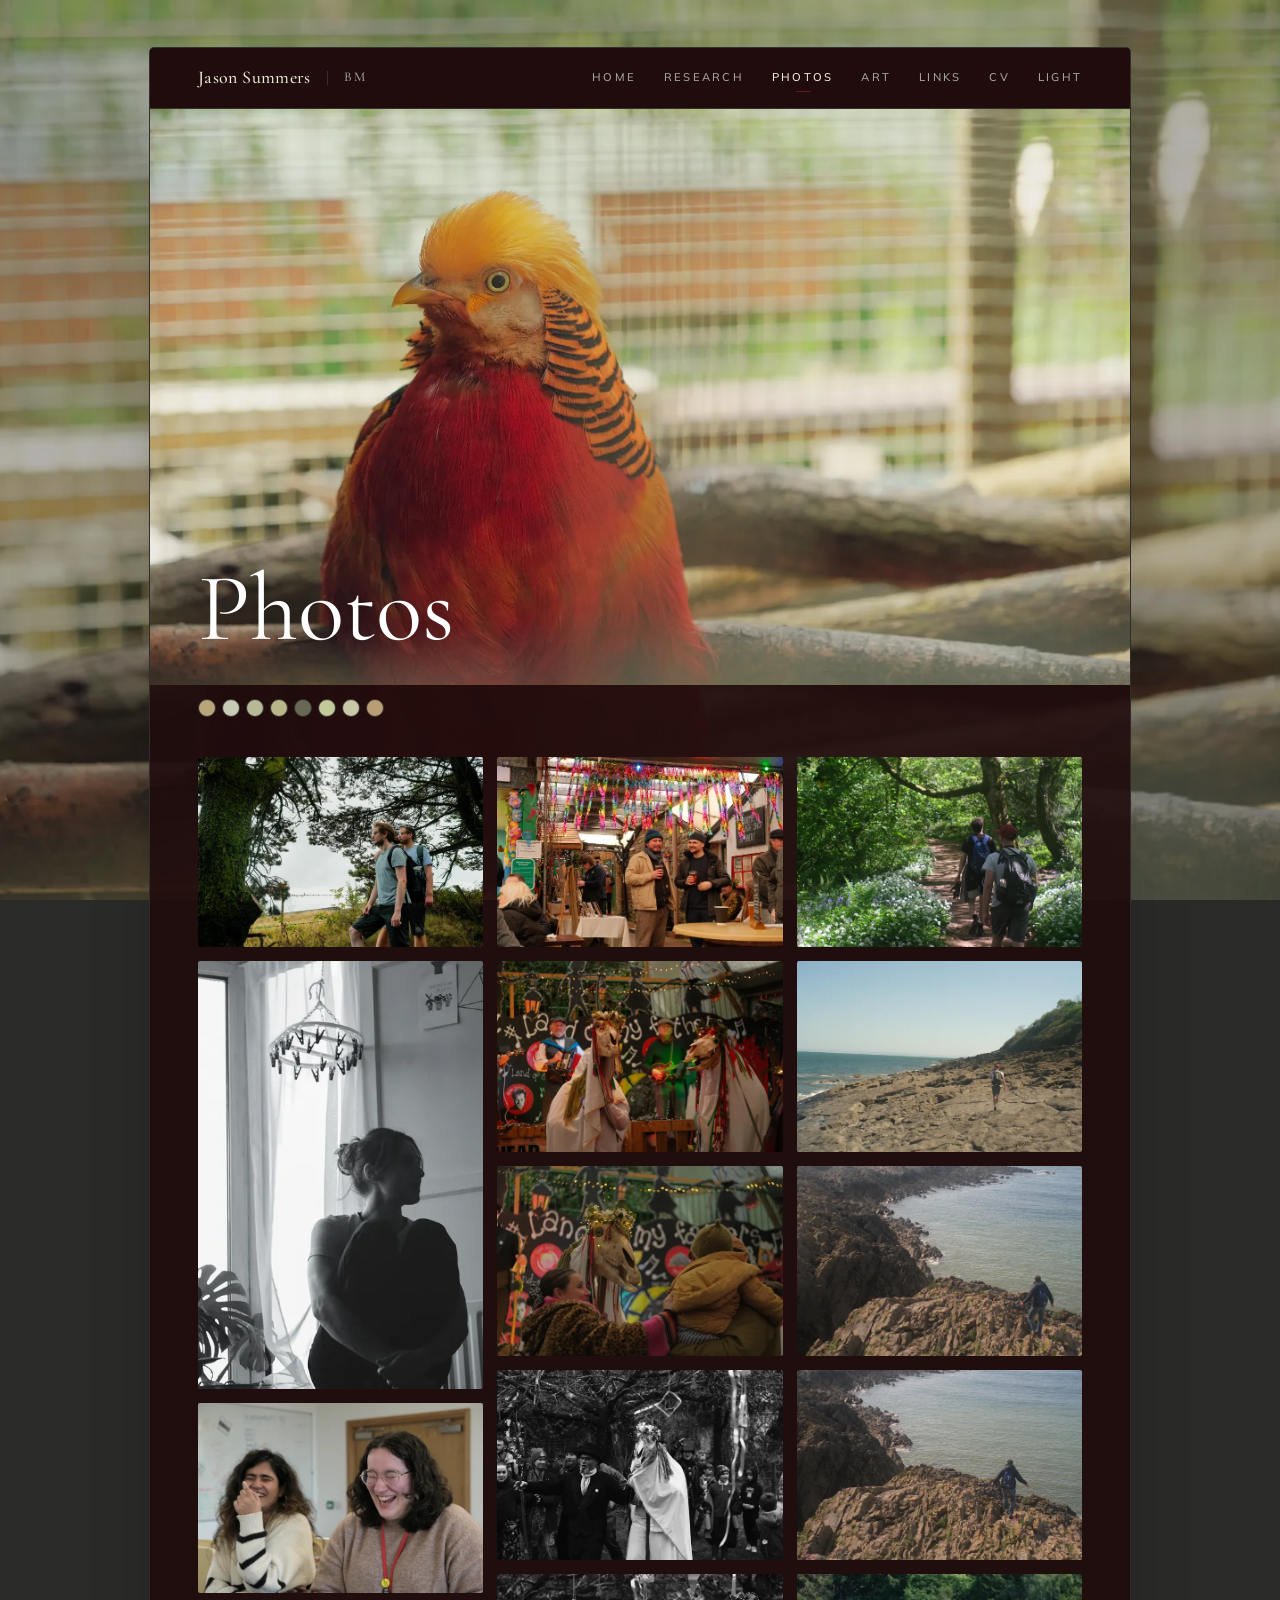
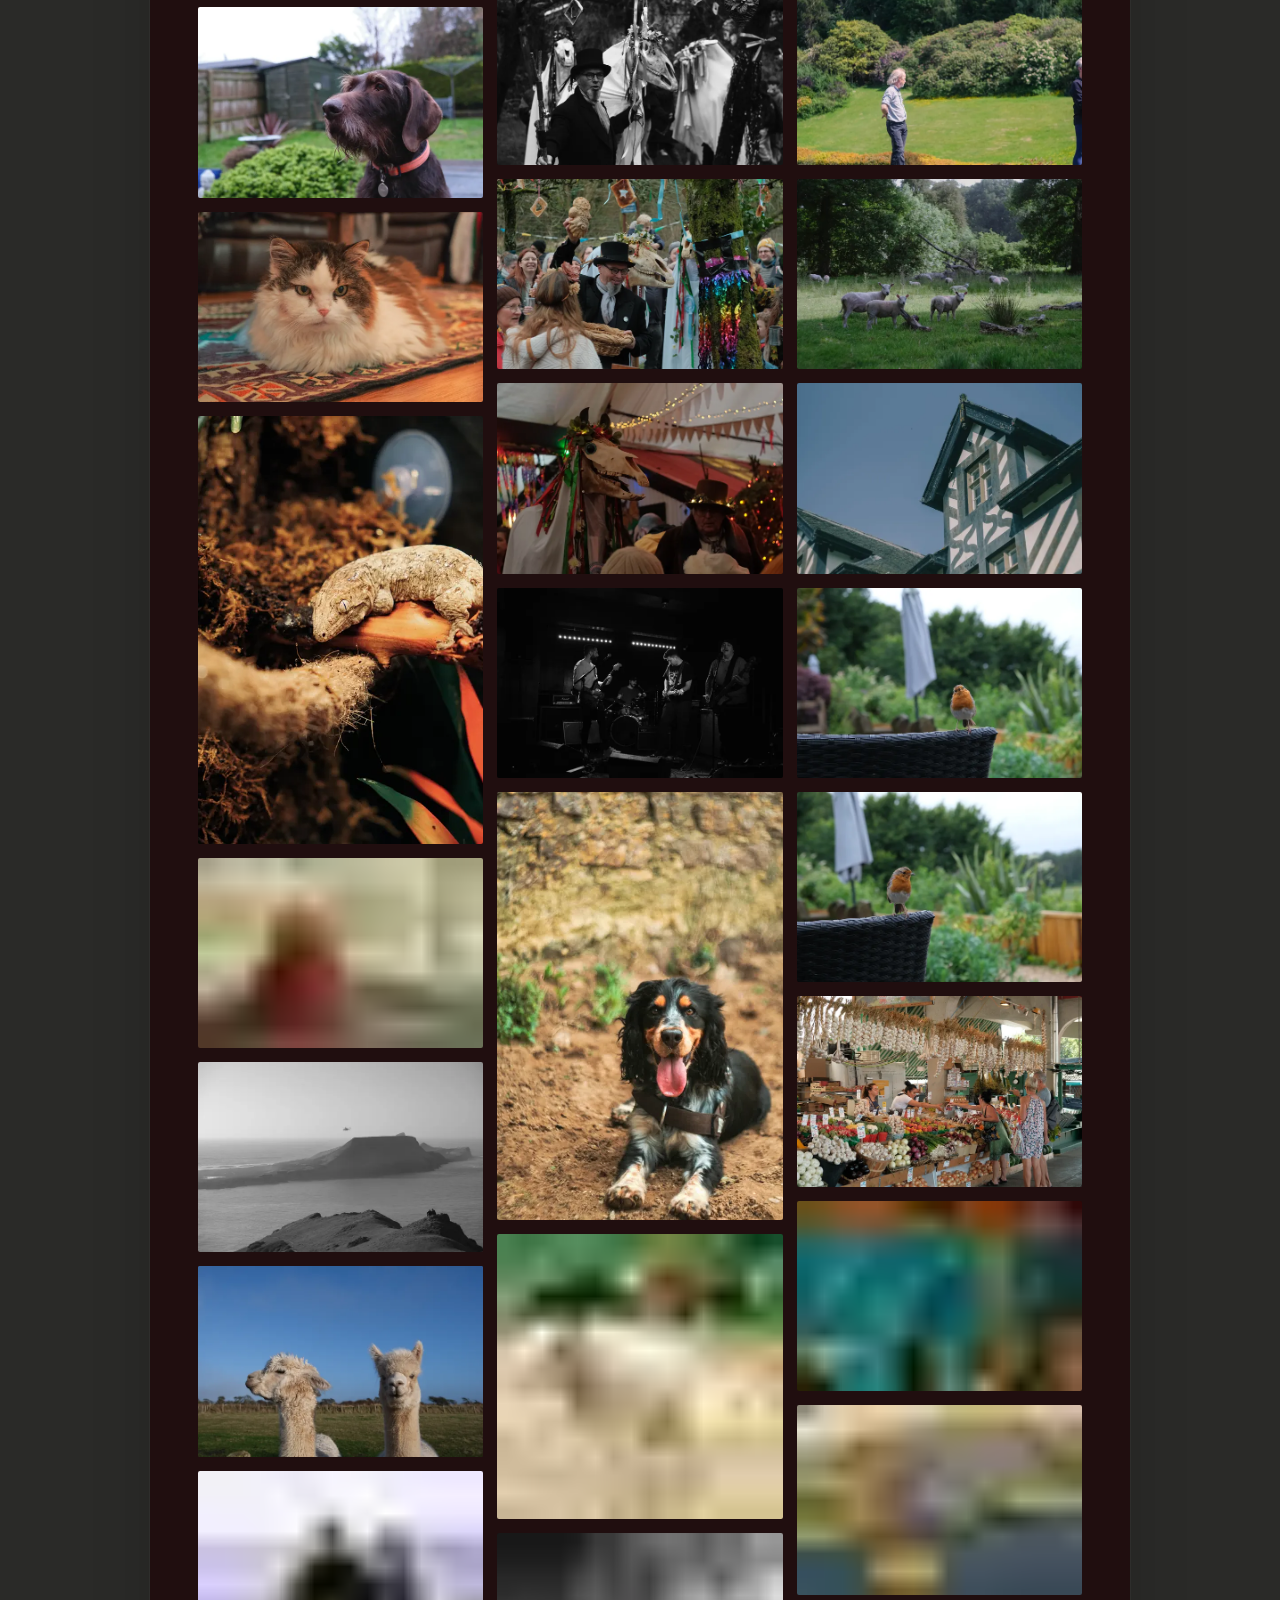
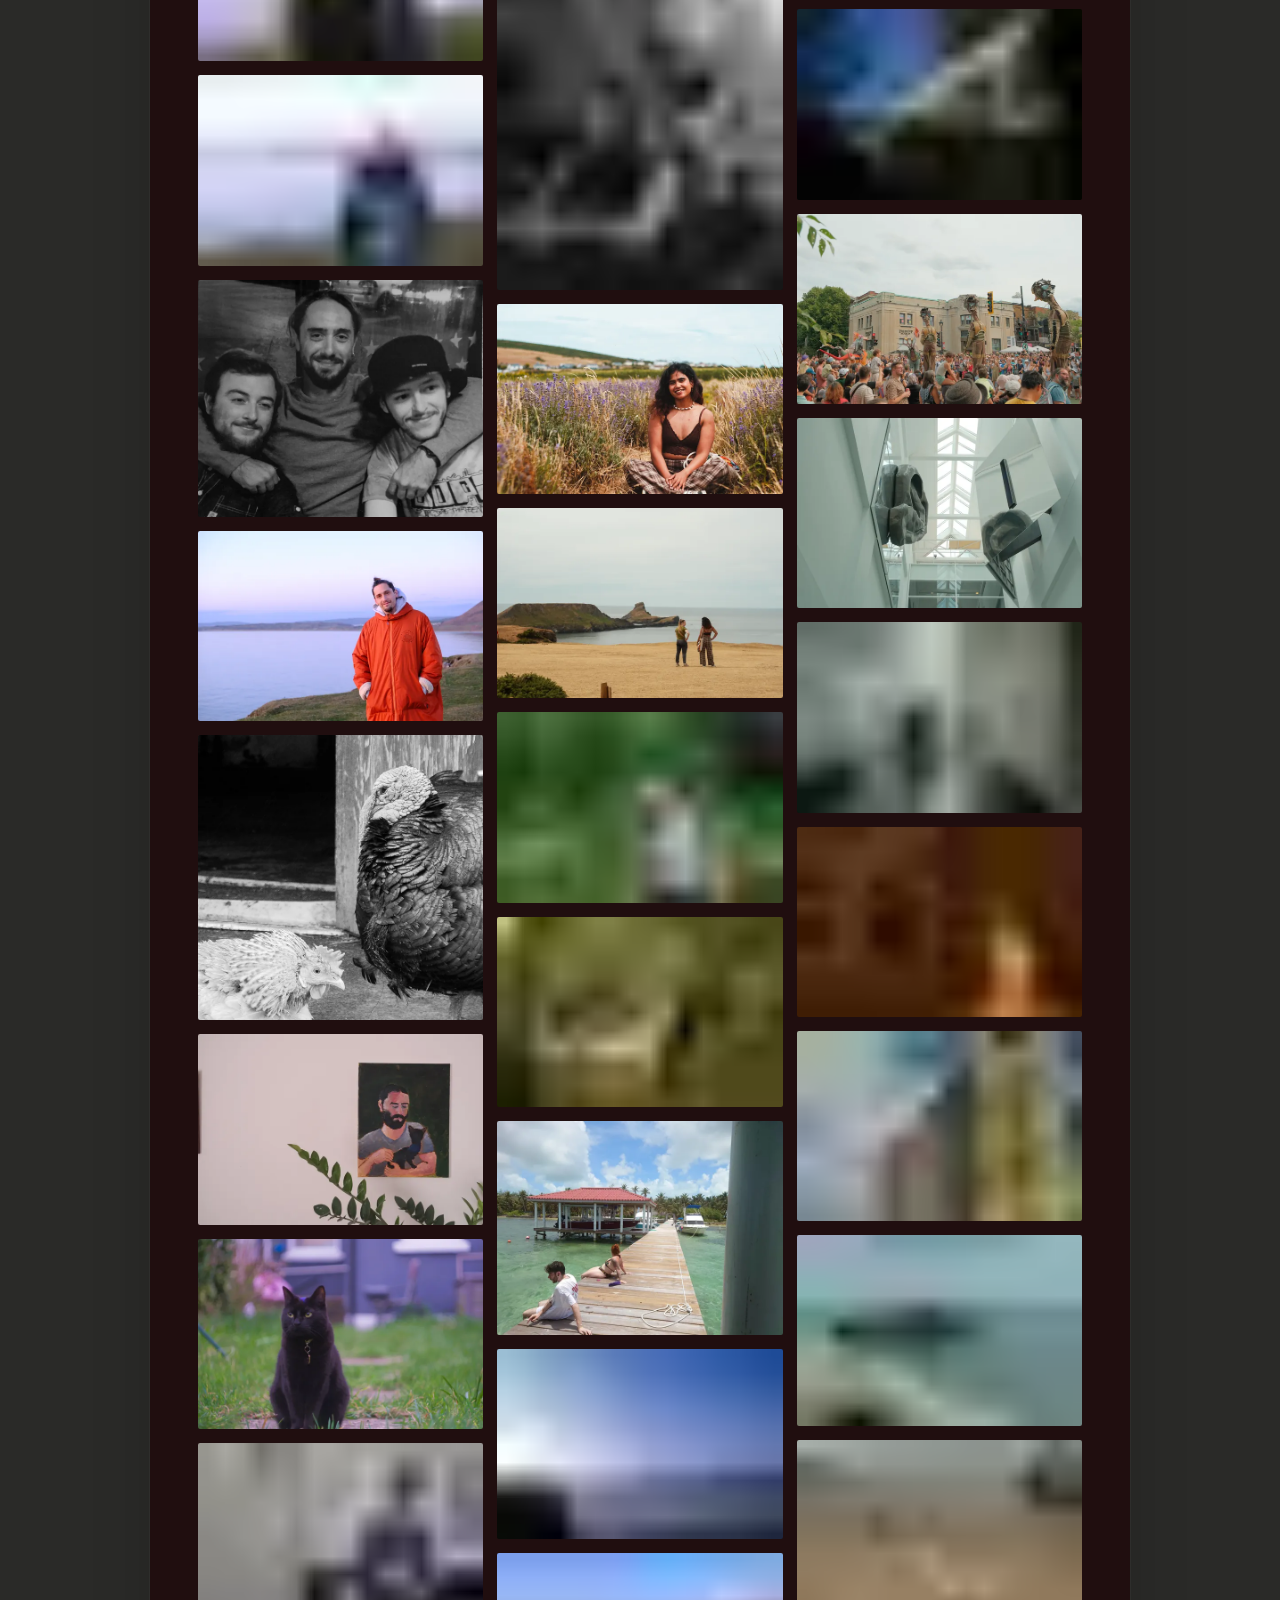
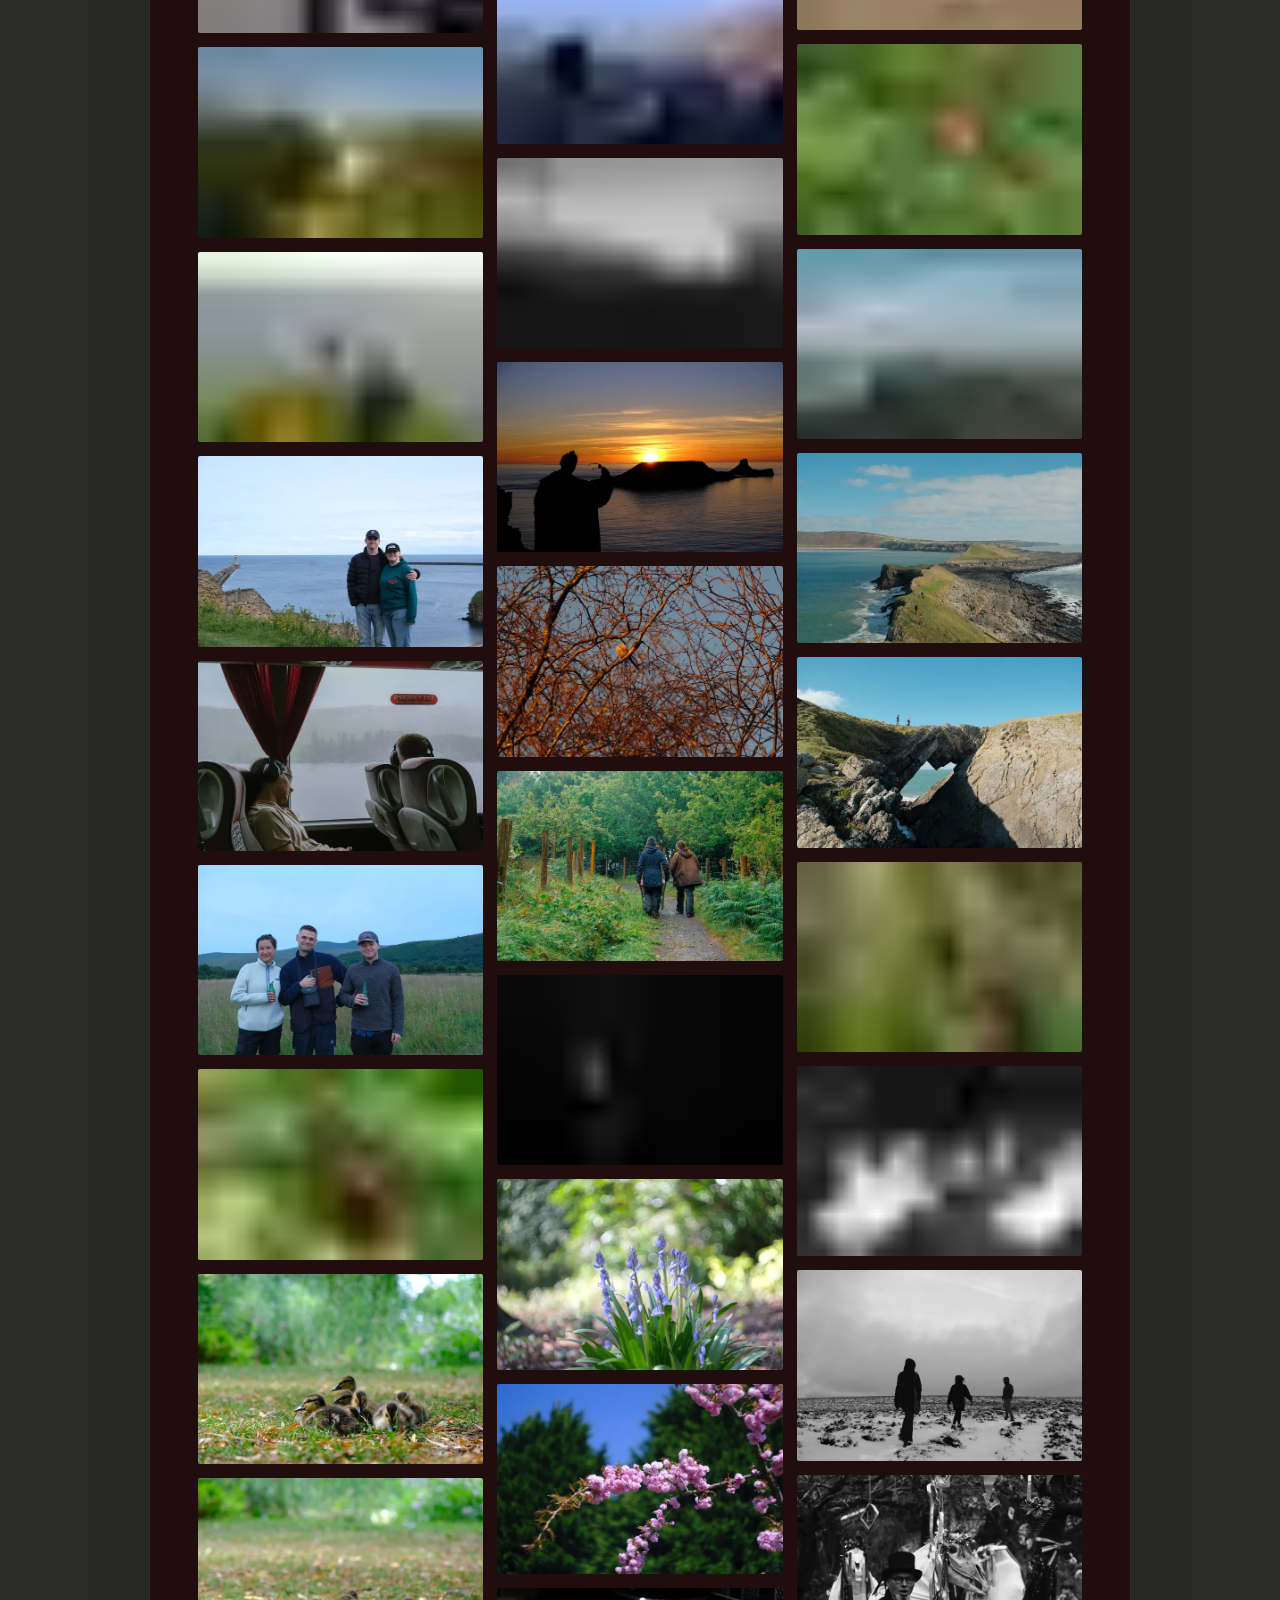
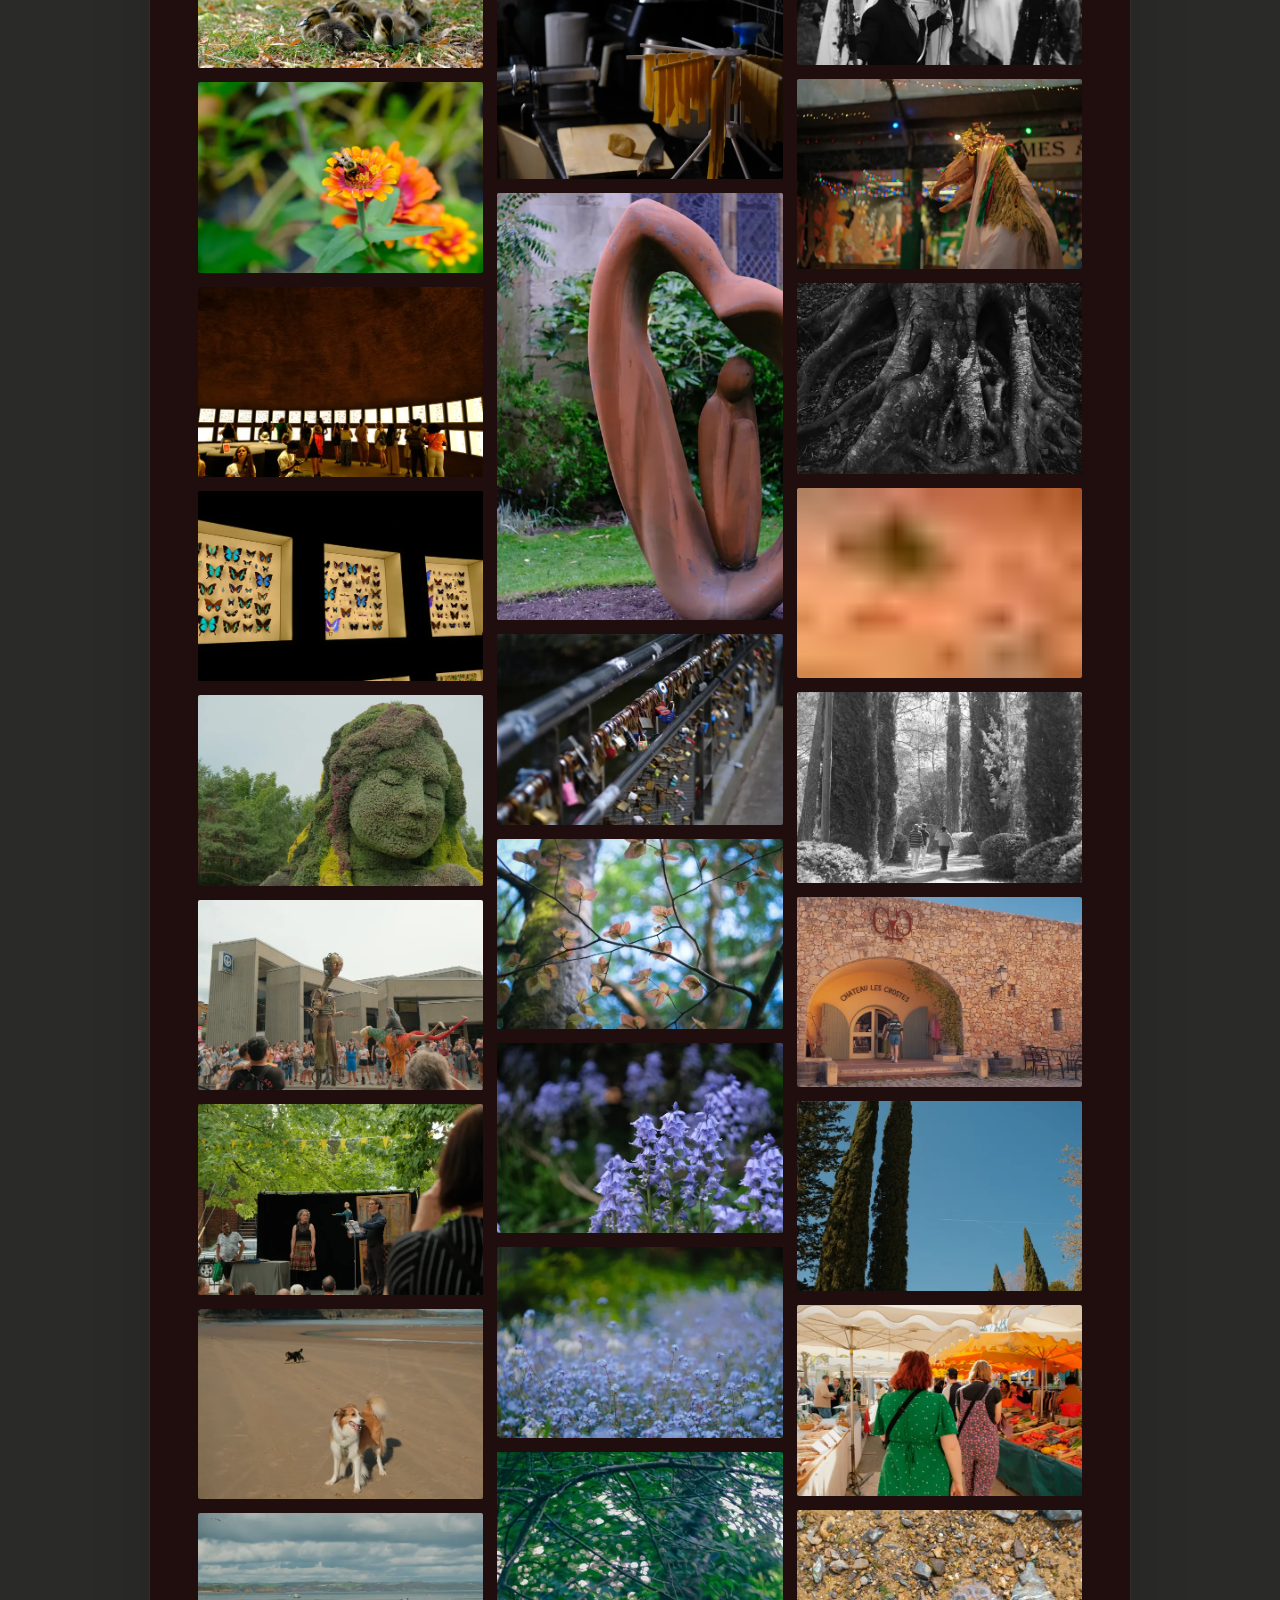
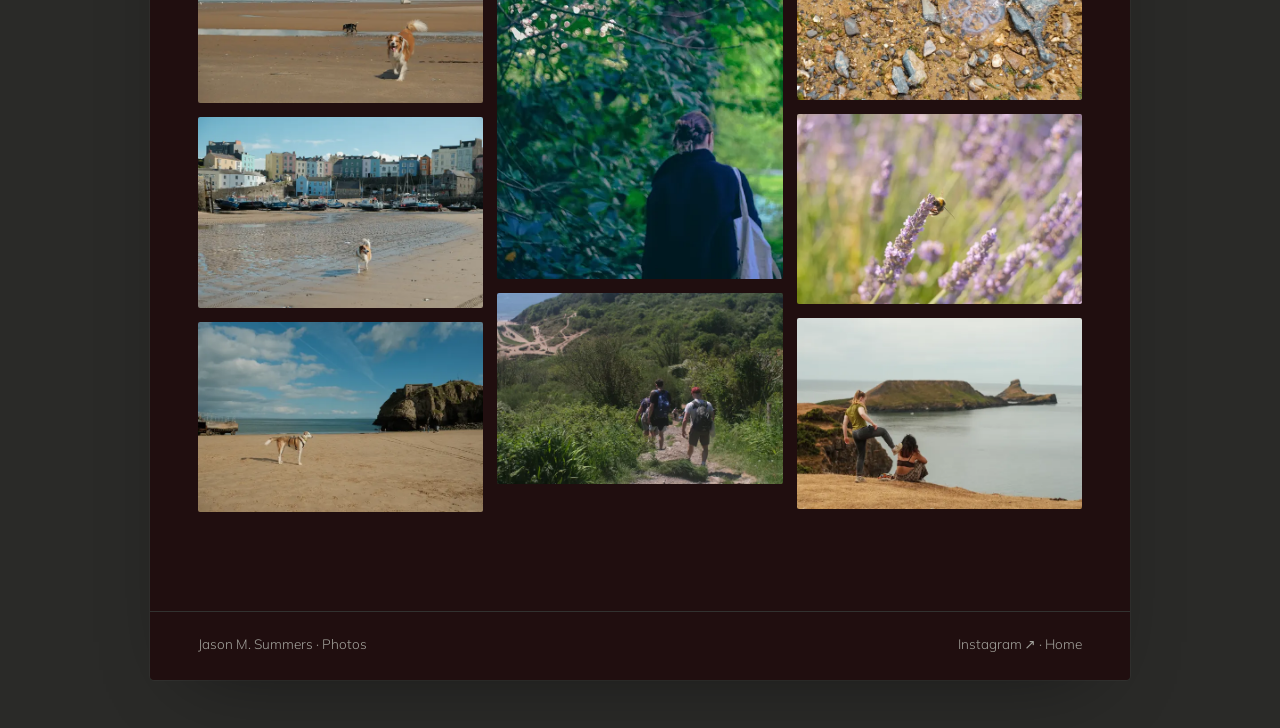
<file: photos/index.html>
<!doctype html>
<html lang="en">
<head>
<meta charset="utf-8">
<meta name="viewport" content="width=device-width,initial-scale=1,viewport-fit=cover">
<title>Photos · Jason M. Summers</title>
<meta name="description" content="Photographs by Jason M. Summers.">
<link rel="stylesheet" href="../assets/fonts/fonts.css">
<link rel="preload" href="../assets/fonts/cormorant-garamond-500-latin.woff2" as="font" type="font/woff2" crossorigin>
<link rel="preload" href="../assets/fonts/mulish-500-latin.woff2" as="font" type="font/woff2" crossorigin>
<style>
/* A light box whose colours come from the photograph on it. The hero image is sampled once it loads;
   its darkest common colour becomes the ground, its lightest the ink, its most saturated the accent.
   Until then (or with no image) the page is a neutral grey that does not tint the photos. */
:root{
  --bg:#1b1b1a; --ink:#ecebe7; --dim:#a3a29c; --line:#323230; --acc:#d6a14a;
  --f-disp:'Cormorant Garamond',Garamond,Georgia,serif; --f-body:'Mulish',system-ui,sans-serif;
  --here-size:1.1rem;
  color-scheme:dark;
}
:root[data-theme="light"]{--bg:#efeee9;--ink:#1d1c1a;--dim:#6b6a64;--line:#d9d7cf;color-scheme:light}
*{box-sizing:border-box}
body{margin:0;background:#2a2a28;color:var(--ink);font:300 17px/1.7 var(--f-body)}
.page{transition:background-color .8s,color .8s}
/* the backdrop is the hero photograph itself, once there is one; until then a neutral grey that does not tint anything */
.photo-bg{background:radial-gradient(120% 90% at 50% 30%,#4a4a47,#1c1c1b) center/cover no-repeat}
:root[data-theme="light"] .photo-bg{background:radial-gradient(120% 90% at 50% 30%,#e9e8e3,#bdbcb6)}
a{color:inherit}
:focus-visible{outline:2px solid var(--acc);outline-offset:3px}
.hero{position:relative;height:min(64vh,640px);background:color-mix(in srgb,var(--ink) 6%,var(--bg))}
.hero img{width:100%;height:100%;object-fit:cover;display:block}
.hero .empty{position:absolute;inset:0;display:grid;place-items:center;color:var(--dim);font:italic 400 1.4rem var(--f-disp)}
.hero h1{position:absolute;left:0;right:0;bottom:0;margin:0;padding:0 clamp(16px,5vw,48px) 28px;font:400 clamp(3rem,10vw,6rem)/1 var(--f-disp);color:#fff;text-shadow:0 2px 24px rgba(0,0,0,.4)}
.swatches{display:flex;gap:6px;margin:14px 0 0;padding-inline:clamp(16px,5vw,48px)}
.swatches i{width:18px;height:18px;border-radius:50%;border:1px solid var(--line)}
.wrap{padding-inline:clamp(16px,5vw,48px)}
.hero img{background:center/cover no-repeat}
.grid{list-style:none;margin:40px 0 0;padding:0;columns:3 260px;column-gap:14px}
.grid li{break-inside:avoid;margin-bottom:14px}
.grid button{display:block;width:100%;padding:0;border:0;background:none;cursor:zoom-in;border-radius:2px;overflow:hidden}
.grid img{display:block;width:100%;height:auto;background:center/cover no-repeat;transition:transform .5s ease,filter .5s ease}
.grid button:hover img{transform:scale(1.025);filter:brightness(1.06)}
/* the light box: one photograph at a time, as large as the window allows */
.lb{position:fixed;inset:0;z-index:20;margin:0;width:100%;height:100%;max-width:none;max-height:none;border:0;padding:0;background:rgba(8,8,8,.94);color:#eee}
.lb::backdrop{background:transparent}
.lb img{position:absolute;inset:0;margin:auto;max-width:94vw;max-height:88vh;object-fit:contain;background:center/contain no-repeat}
.lb p{position:absolute;left:0;right:0;bottom:12px;margin:0;text-align:center;font:italic 400 1.05rem var(--f-disp);color:#bbb;padding-inline:16px}
.lb button{position:absolute;top:50%;transform:translateY(-50%);background:none;border:0;color:#ddd;font:300 2.4rem/1 var(--f-body);padding:16px;cursor:pointer;opacity:.6}
.lb button:hover{opacity:1}
.lb .prev{left:4px}.lb .next{right:4px}.lb .close{top:28px;right:8px;transform:none;font-size:1.6rem}
footer{margin-top:96px;border-top:1px solid var(--line);padding-block:20px 24px;color:var(--dim);font-size:.85rem}
footer .wrap{display:flex;justify-content:space-between;gap:12px;flex-wrap:wrap}
footer a{text-decoration:none}
</style>
<link rel="stylesheet" href="../assets/bar.css">
</head>
<body>
<div class="backdrop photo-bg" id="bg" aria-hidden="true"></div>
<div class="page">
<header class="bar"><div class="bar-in">
  <nav class="sites" aria-label="Sites"><a class="me here" href="../" aria-current="true" title="Jason Summers: research, CV and links"><span>J</span><span class="x"><span>ason </span></span><span>S</span><span class="x"><span>ummers</span></span></a><a class="bm away" href="https://bucatini-mickey.github.io/" title="Bucatini Mickey: films, games, photos and other hobbies"><span>B</span><span class="x"><span>ucatini </span></span><span>M</span><span class="x"><span>ickey</span></span></a></nav>
  <nav class="pages" aria-label="Pages"><a href="../">Home</a><a href="../research/">Research</a><a href="../photos/" aria-current="page">Photos</a><a href="../art/">Art</a><a href="../links/">Links</a><a href="../cv/">CV</a><button class="mode" id="mode" type="button" aria-label="Switch light or dark">Light</button></nav>
</div></header>

<div class="hero">
  <h1>Photos</h1>
</div>
<div class="swatches" id="sw" aria-hidden="true"></div>

<main class="wrap">
  <ul class="grid" id="grid" aria-label="Photographs"></ul>
</main>
<dialog class="lb" id="lb" aria-label="Photograph"><img id="lbimg" alt=""><p id="lbcap"></p>
  <button class="prev" id="lbprev" type="button" aria-label="Previous photograph">‹</button><button class="next" id="lbnext" type="button" aria-label="Next photograph">›</button><button class="close" id="lbclose" type="button" aria-label="Close">✕</button></dialog>

<footer><div class="wrap"><span>Jason M. Summers · Photos</span><span><a href="https://www.instagram.com/json_summers/">Instagram ↗</a> · <a href="../">Home</a></span></div></footer>
</div>

<script>
(function(){
  const root=document.documentElement,btn=document.getElementById('mode');
  /* palette from the hero: sample a small copy, bucket the colours, pick ground, ink and accent */
  function theme(img){
    const S=48, cv=document.createElement('canvas'); cv.width=S; cv.height=Math.round(S*img.naturalHeight/img.naturalWidth);
    const c=cv.getContext('2d',{willReadFrequently:true}); c.drawImage(img,0,0,cv.width,cv.height);
    const d=c.getImageData(0,0,cv.width,cv.height).data, buckets=new Map();
    for(let i=0;i<d.length;i+=4){const k=(d[i]>>4)<<8|(d[i+1]>>4)<<4|(d[i+2]>>4);const b=buckets.get(k)||[0,0,0,0];b[0]+=d[i];b[1]+=d[i+1];b[2]+=d[i+2];b[3]++;buckets.set(k,b)}
    const cols=[...buckets.values()].filter(b=>b[3]>3).map(b=>[b[0]/b[3],b[1]/b[3],b[2]/b[3],b[3]]);
    const L=c=>.2126*c[0]+.7152*c[1]+.0722*c[2], sat=c=>{const mx=Math.max(c[0],c[1],c[2]),mn=Math.min(c[0],c[1],c[2]);return mx?(mx-mn)/mx:0};
    const byCount=cols.sort((a,b)=>b[3]-a[3]).slice(0,24);
    const dark=[...byCount].sort((a,b)=>L(a)-L(b))[0], light=[...byCount].sort((a,b)=>L(b)-L(a))[0];
    const acc=[...byCount].sort((a,b)=>sat(b)*Math.sqrt(b[3])-sat(a)*Math.sqrt(a[3]))[0];
    const css=(c,f=1)=>`rgb(${c.slice(0,3).map(v=>Math.round(Math.min(255,v*f))).join(',')})`;
    const isLight=root.dataset.theme==='light';
    const ground=isLight?light:dark, ink=isLight?dark:light;
    root.style.setProperty('--bg',css(ground,isLight?1:.55));
    root.style.setProperty('--ink',css(ink,isLight?.6:1.1));
    root.style.setProperty('--acc',css(acc));
    document.getElementById('bg').style.background=`linear-gradient(rgba(0,0,0,.25),rgba(0,0,0,.25)),url(${img.currentSrc||img.src}) center/cover`;
    document.getElementById('sw').innerHTML=byCount.slice(0,8).map(c=>`<i style="background:${css(c)}"></i>`).join('');
  }
  /* the photographs, from assets/library.json (made by tools/photos.py): a different one heads the page each visit
     and gives it its colours; the rest are laid out below, each shown first as its tiny blurred preview */
  let img=null;
  const apply=()=>{if(img&&img.complete&&img.naturalWidth)theme(img)};
  const esc=s=>String(s||'').replace(/[&<>"]/g,c=>({'&':'&amp;','<':'&lt;','>':'&gt;','"':'&quot;'}[c]));
  const set_=(ph,k)=>`../${ph.files[k]}`;
  fetch('../assets/library.json').then(r=>r.ok?r.json():{photos:[]}).then(d=>{
    const P=(d.photos||[]).filter(p=>(p.tags||['gallery']).includes('gallery')); if(!P.length) return;
    const wide=P.filter(p=>p.w>=p.h), h=(wide.length?wide:P)[Math.floor(Math.random()*(wide.length||P.length))];
    img=new Image(); img.id='hero'; img.alt=h.alt||''; img.decoding='async'; img.fetchPriority='high';
    img.style.backgroundImage=`url(${h.preview})`;
    img.sizes='100vw'; img.srcset=`${set_(h,1280)} 1280w, ${set_(h,2560)} 2560w`; img.src=set_(h,1280);
    img.addEventListener('load',apply); document.querySelector('.hero').prepend(img);
    const grid=document.getElementById('grid');
    grid.innerHTML=P.map((p,i)=>`<li><button type="button" data-i="${i}" aria-label="Open: ${esc(p.alt||'photograph '+(i+1))}"><img loading="lazy" decoding="async" width="${p.w}" height="${p.h}" alt="${esc(p.alt)}" style="background-image:url(${p.preview})" sizes="(max-width:700px) 92vw, 320px" srcset="${set_(p,640)} 640w, ${set_(p,1280)} 1280w" src="${set_(p,640)}"></button></li>`).join('');
    // the light box
    const lb=document.getElementById('lb'), li=document.getElementById('lbimg'), cap=document.getElementById('lbcap'); let at=0;
    const show=i=>{ at=(i+P.length)%P.length; const p=P[at]; li.style.backgroundImage=`url(${set_(p,1280)})`; li.alt=p.alt||''; li.src=set_(p,2560); cap.textContent=p.alt||'' };
    grid.addEventListener('click',e=>{const b=e.target.closest('button[data-i]'); if(!b) return; show(+b.dataset.i); lb.showModal()});
    document.getElementById('lbprev').onclick=()=>show(at-1); document.getElementById('lbnext').onclick=()=>show(at+1); document.getElementById('lbclose').onclick=()=>lb.close();
    lb.addEventListener('click',e=>{if(e.target===lb) lb.close()});
    lb.addEventListener('keydown',e=>{if(e.key==='ArrowLeft') show(at-1); if(e.key==='ArrowRight') show(at+1)});
    let x0=null; lb.addEventListener('touchstart',e=>{x0=e.touches[0].clientX},{passive:true});
    lb.addEventListener('touchend',e=>{if(x0===null) return; const dx=e.changedTouches[0].clientX-x0; if(Math.abs(dx)>50) show(at+(dx<0?1:-1)); x0=null});
  }).catch(()=>{});
  const set=m=>{if(m==='light')root.dataset.theme='light';else delete root.dataset.theme;btn.textContent=m==='light'?'Dark':'Light';root.style.cssText='';apply()};
  let m='dark';try{m=localStorage.getItem('bm-theme')||'dark'}catch(e){}
  set(m); btn.onclick=()=>{m=m==='dark'?'light':'dark';try{localStorage.setItem('bm-theme',m)}catch(e){}set(m)};
})();
</script>
<script src="../assets/bar.js" defer></script>
</body>
</html>
</file>
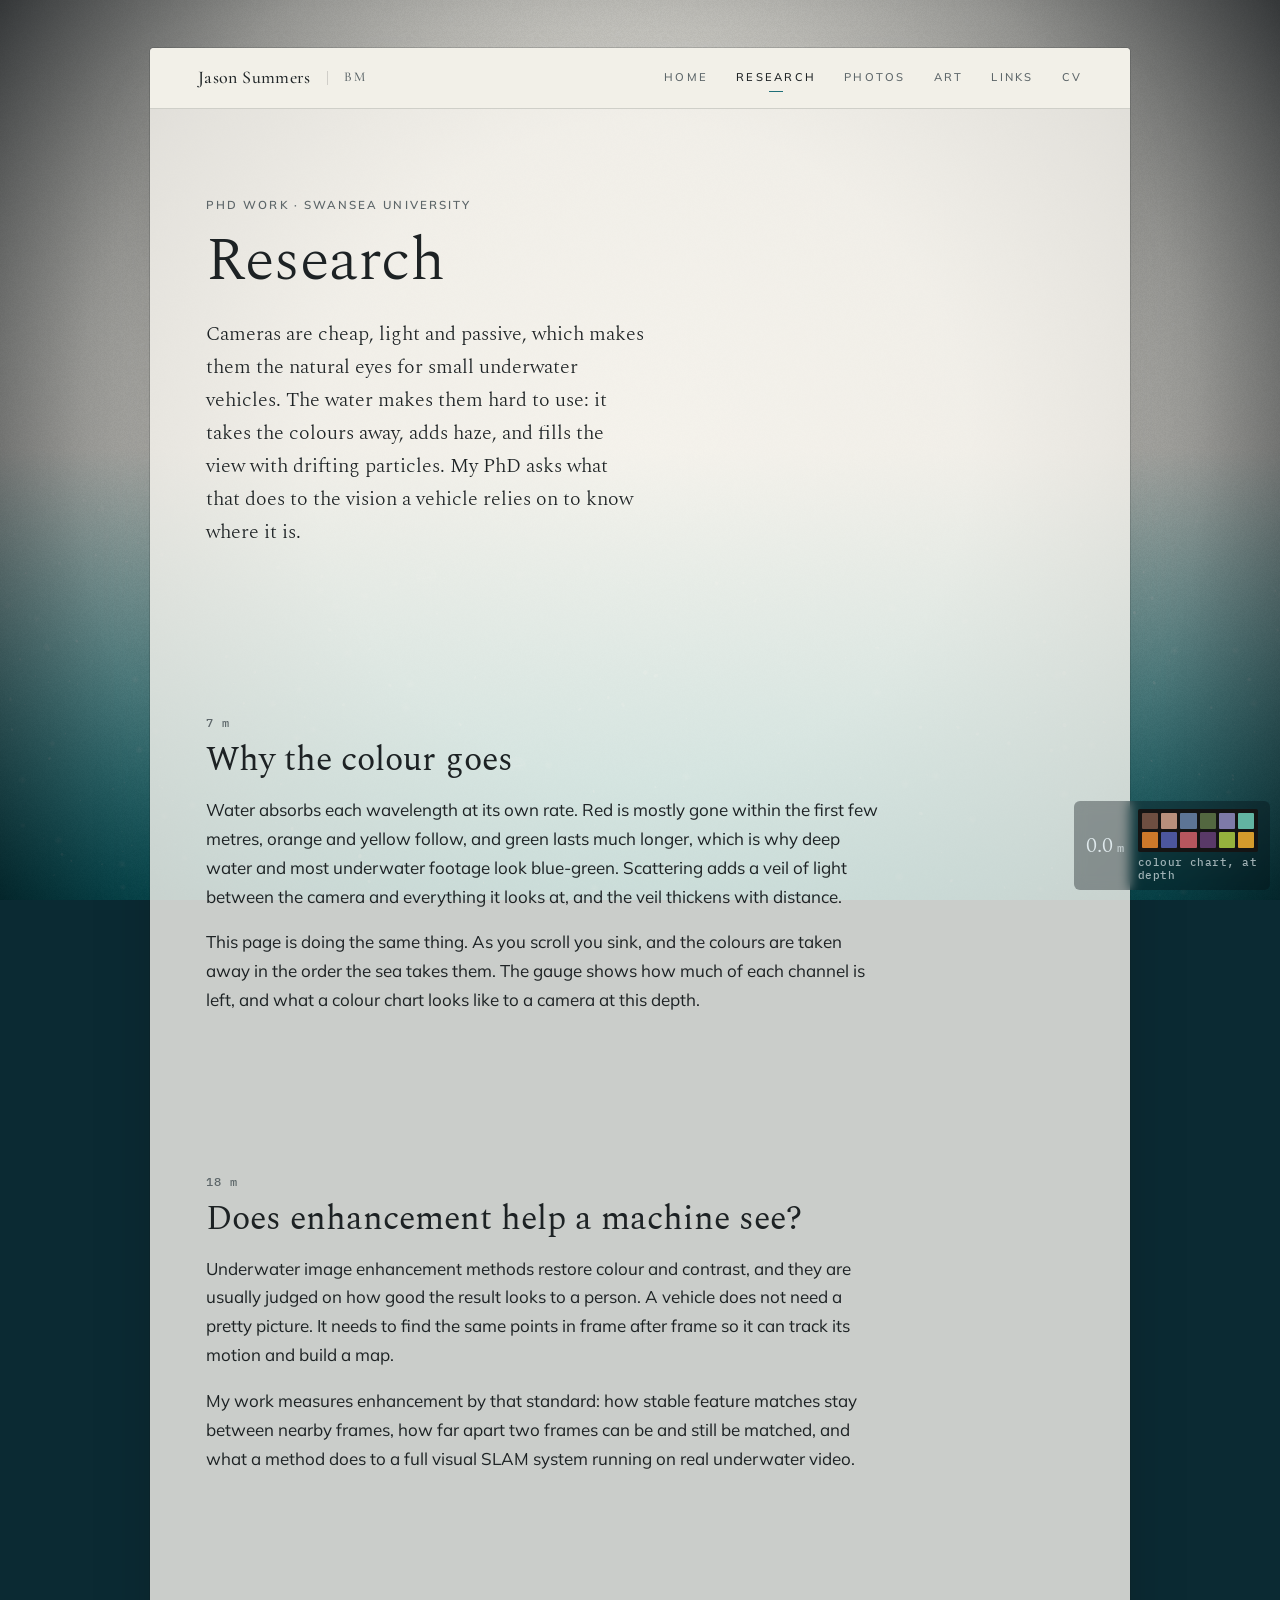
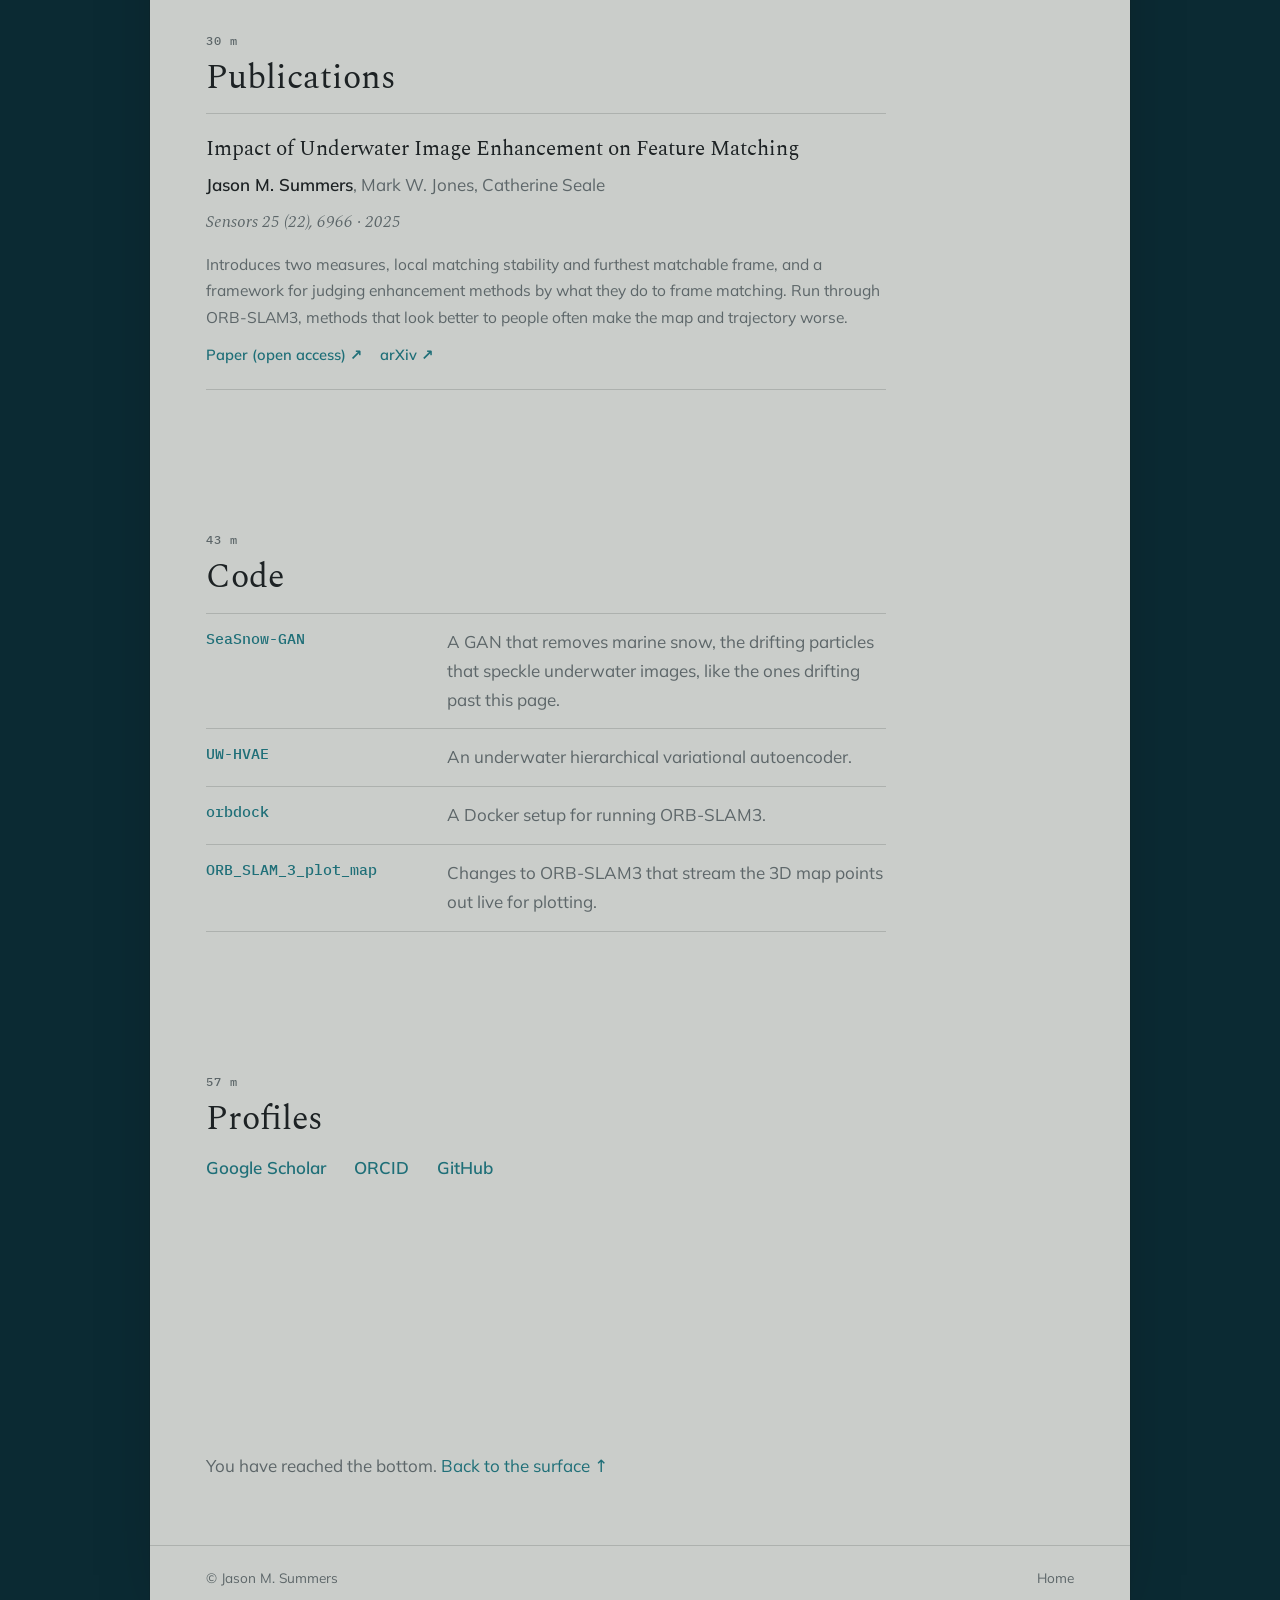
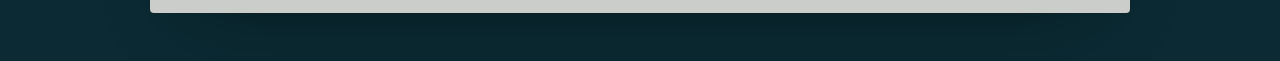
<file: research/index.html>
<!doctype html>
<html lang="en">
<head>
<meta charset="utf-8">
<link rel="icon" href="/assets/favicon-32.png" sizes="32x32" type="image/png">
<link rel="icon" href="/assets/favicon-64.png" sizes="64x64" type="image/png">
<link rel="apple-touch-icon" href="/assets/apple-touch-icon.png">
<meta name="viewport" content="width=device-width,initial-scale=1,viewport-fit=cover">
<title>Research · Jason M. Summers</title>
<meta name="description" content="PhD research by Jason M. Summers: underwater image enhancement, feature matching and visual SLAM.">
<link rel="stylesheet" href="../assets/fonts/fonts.css">
<link rel="preload" href="../assets/fonts/cormorant-garamond-500-latin.woff2" as="font" type="font/woff2" crossorigin>
<link rel="preload" href="../assets/fonts/mulish-500-latin.woff2" as="font" type="font/woff2" crossorigin>
<link rel="stylesheet" href="../assets/site.css">
<link rel="stylesheet" href="../assets/bar.css">
<style>
/* The descent. This page goes from the surface to 60 m as you scroll, and the page itself sinks with the water
   around it: every colour on it is the water's colour at that depth (assets/water.js), and the ink turns light
   once the light has gone. The gauge shows the metres, what is left of red, green and blue, and a colour chart
   as a camera would see it down here. */
:root{
  --bg:#f2f0e8; --ink:#1d2224; --dim:#5d6669; --line:rgba(29,34,36,.16); --acc:#1f6f78;
  --f-disp:'Spectral',Georgia,serif; --f-body:'Mulish',system-ui,sans-serif; --f-mono:'IBM Plex Mono',ui-monospace,monospace;
  color-scheme:light;
}
body{background:#0b2a33}
/* the text colours fade between their shallow and deep values rather than switching */
@property --ink{syntax:'<color>';inherits:true;initial-value:#1d2224}
@property --dim{syntax:'<color>';inherits:true;initial-value:#5d6669}
@property --acc{syntax:'<color>';inherits:true;initial-value:#1f6f78}
@property --line{syntax:'<color>';inherits:true;initial-value:rgba(29,34,36,.16)}
@property --pane{syntax:'<color>';inherits:true;initial-value:rgba(255,255,255,.16)}
:root{--pane:rgba(255,255,255,.16);transition:--ink 1s ease,--dim 1s ease,--acc 1s ease,--line 1s ease,--pane 1s ease}
:root.deep{--ink:#e6eef0;--dim:#9fb5bd;--acc:#8fd3dc;--line:rgba(230,238,240,.16);--pane:rgba(0,8,14,.22)}
/* the page is a pane of the same water, a little see-through so the snow drifts behind the text, leaning
   lighter in the shallows and darker in the deep so the text always reads */
.page{background:linear-gradient(var(--pane),var(--pane)),color-mix(in srgb,var(--water,#f2f0e8) 78%,transparent)}
@media (max-width:760px){.page{background:linear-gradient(var(--pane),var(--pane)),color-mix(in srgb,var(--water,#f2f0e8) 50%,transparent)}}
.wrap{max-width:none;padding-inline:clamp(20px,5vw,56px)}
.inner{max-width:680px}

header.intro{padding-block:clamp(56px,10vh,104px) 24px}
header.intro h1{font-size:clamp(2.4rem,6vw,3.8rem);font-weight:300;margin:16px 0 22px}
header.intro .lede{font:300 clamp(1.1rem,1.8vw,1.25rem)/1.65 var(--f-disp);margin:0;max-width:44ch}
section{padding-block:clamp(72px,16vh,160px) 0}
section h2{font-size:clamp(1.6rem,3.6vw,2.1rem);font-weight:400;margin:12px 0 16px}
section p{margin:0 0 1em}
.mark{font:500 .74rem/1 var(--f-mono);letter-spacing:.08em;color:var(--dim)}
.pub{display:grid;gap:8px;padding:22px 0;border-top:1px solid var(--line);border-bottom:1px solid var(--line)}
.pub h3{font:400 1.3rem/1.3 var(--f-disp)}
.pub .who,.pub .where{margin:0;color:var(--dim)}
.pub .who b{color:var(--ink);font-weight:600}
.pub .where{font-style:italic;font-family:var(--f-disp)}
.pub .acts{display:flex;gap:18px;flex-wrap:wrap;font-weight:600;font-size:.92rem;margin:4px 0 0}
.pub .acts a,.code a,.profiles a,.seabed a{color:var(--acc);text-decoration:none}
.pub .acts a:hover,.code a:hover,.profiles a:hover{text-decoration:underline}
.pub .sum{margin:6px 0 0;color:var(--dim);font-size:.97rem}
.code{list-style:none;margin:0;padding:0}
.code li{display:grid;grid-template-columns:minmax(0,13em) minmax(0,1fr);gap:4px 20px;padding:14px 0;border-top:1px solid var(--line)}
.code li:last-child{border-bottom:1px solid var(--line)}
.code a{font:500 .95rem var(--f-mono);overflow-wrap:anywhere}
.code span{color:var(--dim)}
@media (max-width:560px){.code li{grid-template-columns:minmax(0,1fr)}}
.profiles{display:flex;gap:10px 28px;flex-wrap:wrap;font-weight:600}
.seabed{padding-block:clamp(120px,28vh,260px) 0;color:var(--dim)}
footer.foot{margin-top:64px;border-top:1px solid var(--line);padding-block:20px 24px}

/* depth gauge, in the margin beside the page */
.gauge{position:fixed;right:clamp(12px,3vw,40px);top:50%;transform:translateY(-50%);z-index:4;width:150px;padding:14px;border-radius:6px;
  background:rgba(4,12,18,.35);backdrop-filter:blur(6px);color:#dfe9ec;font:500 .68rem/1.2 var(--f-mono)}
.gauge .m{font:300 2rem/1 var(--f-disp);font-variant-numeric:tabular-nums}
.gauge .m small{font:500 .74rem var(--f-mono);opacity:.7;margin-left:4px}
.gauge .ch{display:grid;grid-template-columns:1.2em minmax(0,1fr) 2.7em;align-items:center;gap:6px;margin-top:8px}
.gauge .ch i{display:block;height:4px;border-radius:2px;background:rgba(255,255,255,.15);overflow:hidden}
.gauge .ch i b{display:block;height:100%;width:100%;transform-origin:0 50%}
.gauge .ch output{text-align:right;font-variant-numeric:tabular-nums}
.gauge .chart{display:grid;grid-template-columns:repeat(6,1fr);gap:3px;margin-top:12px;padding:4px;background:#141414;border-radius:2px}
.gauge .chart span{aspect-ratio:1;border-radius:1px}
.gauge .cap{margin-top:6px;opacity:.7;letter-spacing:.04em}
@media (max-width:1300px){
  .gauge{top:auto;bottom:10px;right:10px;transform:none;width:auto;display:grid;grid-template-columns:auto 120px;gap:4px 14px;align-items:center;padding:8px 12px}
  .gauge .m{font-size:1.4rem;grid-row:span 2}
  .gauge .bars{display:none}
  .gauge .chart{margin:0}
  .gauge .cap{margin:0}
}
</style>
</head>
<body data-depth="0,60">
<canvas class="backdrop" id="water" aria-hidden="true"></canvas>
<div class="page">
<header class="bar"><div class="bar-in">
  <nav class="sites" aria-label="Sites"><a class="me here" href="../" aria-current="true" title="Jason Summers: research, CV and links"><span>J</span><span class="x"><span>ason </span></span><span>S</span><span class="x"><span>ummers</span></span></a><a class="bm away" href="https://bucatini-mickey.github.io/" title="Bucatini Mickey: films, games, photos and other hobbies"><span>B</span><span class="x"><span>ucatini </span></span><span>M</span><span class="x"><span>ickey</span></span></a></nav>
  <nav class="pages" aria-label="Pages"><a href="../">Home</a><a href="../research/" aria-current="page">Research</a><a href="../photos/">Photos</a><a href="../art/">Art</a><a href="../links/">Links</a><a href="../cv/">CV</a></nav>
</div></header>

<main class="wrap"><div class="inner">
  <header class="intro">
    <p class="eyebrow">PhD work · Swansea University</p>
    <h1>Research</h1>
    <p class="lede">Cameras are cheap, light and passive, which makes them the natural eyes for small underwater vehicles. The water makes them hard to use: it takes the colours away, adds haze, and fills the view with drifting particles. My PhD asks what that does to the vision a vehicle relies on to know where it is.</p>
  </header>

  <section>
    <p class="mark" data-at>0 m</p>
    <h2>Why the colour goes</h2>
    <p>Water absorbs each wavelength at its own rate. Red is mostly gone within the first few metres, orange and yellow follow, and green lasts much longer, which is why deep water and most underwater footage look blue-green. Scattering adds a veil of light between the camera and everything it looks at, and the veil thickens with distance.</p>
    <p>This page is doing the same thing. As you scroll you sink, and the colours are taken away in the order the sea takes them. The gauge shows how much of each channel is left, and what a colour chart looks like to a camera at this depth.</p>
  </section>

  <section>
    <p class="mark" data-at>m</p>
    <h2>Does enhancement help a machine see?</h2>
    <p>Underwater image enhancement methods restore colour and contrast, and they are usually judged on how good the result looks to a person. A vehicle does not need a pretty picture. It needs to find the same points in frame after frame so it can track its motion and build a map.</p>
    <p>My work measures enhancement by that standard: how stable feature matches stay between nearby frames, how far apart two frames can be and still be matched, and what a method does to a full visual SLAM system running on real underwater video.</p>
  </section>

  <section id="publications">
    <p class="mark" data-at>m</p>
    <h2>Publications</h2>
    <article class="pub">
      <h3>Impact of Underwater Image Enhancement on Feature Matching</h3>
      <p class="who"><b>Jason M. Summers</b>, Mark W. Jones, Catherine Seale</p>
      <p class="where">Sensors 25 (22), 6966 · 2025</p>
      <p class="sum">Introduces two measures, local matching stability and furthest matchable frame, and a framework for judging enhancement methods by what they do to frame matching. Run through ORB-SLAM3, methods that look better to people often make the map and trajectory worse.</p>
      <p class="acts"><a href="https://doi.org/10.3390/s25226966">Paper (open access) ↗</a><a href="https://arxiv.org/abs/2507.21715">arXiv ↗</a></p>
    </article>
  </section>

  <section>
    <p class="mark" data-at>m</p>
    <h2>Code</h2>
    <ul class="code">
      <li><a href="https://github.com/jsonSummers/SeaSnow-GAN">SeaSnow-GAN</a><span>A GAN that removes marine snow, the drifting particles that speckle underwater images, like the ones drifting past this page.</span></li>
      <li><a href="https://github.com/jsonSummers/UW-HVAE">UW-HVAE</a><span>An underwater hierarchical variational autoencoder.</span></li>
      <li><a href="https://github.com/jsonSummers/orbdock">orbdock</a><span>A Docker setup for running ORB-SLAM3.</span></li>
      <li><a href="https://github.com/jsonSummers/ORB_SLAM_3_plot_map">ORB_SLAM_3_plot_map</a><span>Changes to ORB-SLAM3 that stream the 3D map points out live for plotting.</span></li>
    </ul>
  </section>

  <section>
    <p class="mark" data-at>m</p>
    <h2>Profiles</h2>
    <p class="profiles"><a href="https://scholar.google.com/citations?user=W-gpECkAAAAJ&amp;hl=en">Google Scholar</a><a href="https://orcid.org/0009-0006-4161-2865">ORCID</a><a href="https://github.com/jsonSummers">GitHub</a></p>
  </section>

  <p class="seabed">You have reached the bottom. <a href="#top" onclick="scrollTo({top:0});return false">Back to the surface ↑</a></p>
</div></main>

<footer class="foot"><div class="wrap"><span>© Jason M. Summers</span><span><a href="../">Home</a></span></div></footer>
</div>

<aside class="gauge" aria-label="Depth gauge">
  <div class="m"><span id="dm">0</span><small>m</small></div>
  <div class="bars">
    <div class="ch"><span>R</span><i><b id="br" style="background:#d4533a"></b></i><output id="or">100%</output></div>
    <div class="ch"><span>G</span><i><b id="bg" style="background:#5f9e4a"></b></i><output id="og">100%</output></div>
    <div class="ch"><span>B</span><i><b id="bb" style="background:#3f6fc4"></b></i><output id="ob">100%</output></div>
  </div>
  <div class="chart" id="chart" title="Colour chart patches as a camera sees them at this depth"></div>
  <div class="cap">colour chart, at depth</div>
</aside>

<script src="../assets/water.js"></script>
<script>
/* The page follows the water: colours from assets/water.js, ink flipping to light once the light has gone.
   The chart is twelve patches of the standard colour checker used to judge underwater colour correction. */
(function(){
  const root=document.documentElement, W=window.Water;
  const PATCH=['#735244','#c29682','#627a9d','#576c43','#8580b1','#67bdaa','#d67e2c','#505ba6','#c15a63','#5e3c6c','#9dbc40','#e0a32e']
    .map(h=>[1,3,5].map(i=>parseInt(h.slice(i,i+2),16)));
  const chart=document.getElementById('chart'), sw=PATCH.map(()=>chart.appendChild(document.createElement('span')));
  const marks=[...document.querySelectorAll('[data-at]')], $=id=>document.getElementById(id);
  let deep=false;
  function label(){marks.forEach(m=>{const y=m.getBoundingClientRect().top+scrollY-innerHeight*.5;m.textContent=Math.round(W.depthAt(Math.max(0,y)))+' m'})}
  addEventListener('depth',e=>{
    const {depth,T,rgb}=e.detail, L=W.lum(rgb);
    // the text turns pale once the light has gone, and dark again on the way up (with a little slack, so it
    // never flickers at the threshold); the change itself fades over a second (see @property above)
    if(!deep&&L<.3) deep=true; else if(deep&&L>.36) deep=false;
    root.classList.toggle('deep',deep);
    $('dm').textContent=depth<10?depth.toFixed(1):Math.round(depth);
    ['r','g','b'].forEach((k,i)=>{$('b'+k).style.transform=`scaleX(${T[i]})`;$('o'+k).textContent=Math.round(T[i]*100)+'%'});
    const ex=Math.min(6,.95/Math.max(...T));   // the camera's auto-exposure lifts the brightness; it cannot bring back the red
    PATCH.forEach((c,i)=>sw[i].style.background=W.css(c.map((v,j)=>v*T[j]*ex)));
  });
  addEventListener('resize',label); document.fonts?.ready.then(label); label();
})();
</script>
<script src="../assets/bar.js" defer></script>
</body>
</html>
</file>
<file: assets/fonts/fonts.css>
/* Every typeface on this site, served from the site itself (no Google round trips). Made by fontslocal.py from
   the Google Fonts css2 API; latin and latin-ext only. The browser fetches a file only when a page uses that face. */
@font-face {
  font-family: 'Cormorant Garamond';
  font-style: normal;
  font-weight: 500;
  font-display: swap;
  src: url(cormorant-garamond-500-latin-ext.woff2) format('woff2');
  unicode-range: U+0100-02BA, U+02BD-02C5, U+02C7-02CC, U+02CE-02D7, U+02DD-02FF, U+0304, U+0308, U+0329, U+1D00-1DBF, U+1E00-1E9F, U+1EF2-1EFF, U+2020, U+20A0-20AB, U+20AD-20C4, U+2113, U+2C60-2C7F, U+A720-A7FF;
}
@font-face {
  font-family: 'Cormorant Garamond';
  font-style: normal;
  font-weight: 500;
  font-display: swap;
  src: url(cormorant-garamond-500-latin.woff2) format('woff2');
  unicode-range: U+0000-00FF, U+0131, U+0152-0153, U+02BB-02BC, U+02C6, U+02DA, U+02DC, U+0304, U+0308, U+0329, U+2000-206F, U+20AC, U+2122, U+2191, U+2193, U+2212, U+2215, U+FEFF, U+FFFD;
}
@font-face {
  font-family: 'IBM Plex Mono';
  font-style: normal;
  font-weight: 400;
  font-display: swap;
  src: url(ibm-plex-mono-400-latin-ext.woff2) format('woff2');
  unicode-range: U+0100-02BA, U+02BD-02C5, U+02C7-02CC, U+02CE-02D7, U+02DD-02FF, U+0304, U+0308, U+0329, U+1D00-1DBF, U+1E00-1E9F, U+1EF2-1EFF, U+2020, U+20A0-20AB, U+20AD-20C4, U+2113, U+2C60-2C7F, U+A720-A7FF;
}
@font-face {
  font-family: 'IBM Plex Mono';
  font-style: normal;
  font-weight: 400;
  font-display: swap;
  src: url(ibm-plex-mono-400-latin.woff2) format('woff2');
  unicode-range: U+0000-00FF, U+0131, U+0152-0153, U+02BB-02BC, U+02C6, U+02DA, U+02DC, U+0304, U+0308, U+0329, U+2000-206F, U+20AC, U+2122, U+2191, U+2193, U+2212, U+2215, U+FEFF, U+FFFD;
}
@font-face {
  font-family: 'IBM Plex Mono';
  font-style: normal;
  font-weight: 500;
  font-display: swap;
  src: url(ibm-plex-mono-500-latin-ext.woff2) format('woff2');
  unicode-range: U+0100-02BA, U+02BD-02C5, U+02C7-02CC, U+02CE-02D7, U+02DD-02FF, U+0304, U+0308, U+0329, U+1D00-1DBF, U+1E00-1E9F, U+1EF2-1EFF, U+2020, U+20A0-20AB, U+20AD-20C4, U+2113, U+2C60-2C7F, U+A720-A7FF;
}
@font-face {
  font-family: 'IBM Plex Mono';
  font-style: normal;
  font-weight: 500;
  font-display: swap;
  src: url(ibm-plex-mono-500-latin.woff2) format('woff2');
  unicode-range: U+0000-00FF, U+0131, U+0152-0153, U+02BB-02BC, U+02C6, U+02DA, U+02DC, U+0304, U+0308, U+0329, U+2000-206F, U+20AC, U+2122, U+2191, U+2193, U+2212, U+2215, U+FEFF, U+FFFD;
}
@font-face {
  font-family: 'Mulish';
  font-style: normal;
  font-weight: 400;
  font-display: swap;
  src: url(mulish-400-latin-ext.woff2) format('woff2');
  unicode-range: U+0100-02BA, U+02BD-02C5, U+02C7-02CC, U+02CE-02D7, U+02DD-02FF, U+0304, U+0308, U+0329, U+1D00-1DBF, U+1E00-1E9F, U+1EF2-1EFF, U+2020, U+20A0-20AB, U+20AD-20C4, U+2113, U+2C60-2C7F, U+A720-A7FF;
}
@font-face {
  font-family: 'Mulish';
  font-style: normal;
  font-weight: 400;
  font-display: swap;
  src: url(mulish-400-latin.woff2) format('woff2');
  unicode-range: U+0000-00FF, U+0131, U+0152-0153, U+02BB-02BC, U+02C6, U+02DA, U+02DC, U+0304, U+0308, U+0329, U+2000-206F, U+20AC, U+2122, U+2191, U+2193, U+2212, U+2215, U+FEFF, U+FFFD;
}
@font-face {
  font-family: 'Mulish';
  font-style: normal;
  font-weight: 500;
  font-display: swap;
  src: url(mulish-500-latin-ext.woff2) format('woff2');
  unicode-range: U+0100-02BA, U+02BD-02C5, U+02C7-02CC, U+02CE-02D7, U+02DD-02FF, U+0304, U+0308, U+0329, U+1D00-1DBF, U+1E00-1E9F, U+1EF2-1EFF, U+2020, U+20A0-20AB, U+20AD-20C4, U+2113, U+2C60-2C7F, U+A720-A7FF;
}
@font-face {
  font-family: 'Mulish';
  font-style: normal;
  font-weight: 500;
  font-display: swap;
  src: url(mulish-500-latin.woff2) format('woff2');
  unicode-range: U+0000-00FF, U+0131, U+0152-0153, U+02BB-02BC, U+02C6, U+02DA, U+02DC, U+0304, U+0308, U+0329, U+2000-206F, U+20AC, U+2122, U+2191, U+2193, U+2212, U+2215, U+FEFF, U+FFFD;
}
@font-face {
  font-family: 'Mulish';
  font-style: normal;
  font-weight: 600;
  font-display: swap;
  src: url(mulish-600-latin-ext.woff2) format('woff2');
  unicode-range: U+0100-02BA, U+02BD-02C5, U+02C7-02CC, U+02CE-02D7, U+02DD-02FF, U+0304, U+0308, U+0329, U+1D00-1DBF, U+1E00-1E9F, U+1EF2-1EFF, U+2020, U+20A0-20AB, U+20AD-20C4, U+2113, U+2C60-2C7F, U+A720-A7FF;
}
@font-face {
  font-family: 'Mulish';
  font-style: normal;
  font-weight: 600;
  font-display: swap;
  src: url(mulish-600-latin.woff2) format('woff2');
  unicode-range: U+0000-00FF, U+0131, U+0152-0153, U+02BB-02BC, U+02C6, U+02DA, U+02DC, U+0304, U+0308, U+0329, U+2000-206F, U+20AC, U+2122, U+2191, U+2193, U+2212, U+2215, U+FEFF, U+FFFD;
}
@font-face {
  font-family: 'Spectral';
  font-style: normal;
  font-weight: 300;
  font-display: swap;
  src: url(spectral-300-latin-ext.woff2) format('woff2');
  unicode-range: U+0100-02BA, U+02BD-02C5, U+02C7-02CC, U+02CE-02D7, U+02DD-02FF, U+0304, U+0308, U+0329, U+1D00-1DBF, U+1E00-1E9F, U+1EF2-1EFF, U+2020, U+20A0-20AB, U+20AD-20C4, U+2113, U+2C60-2C7F, U+A720-A7FF;
}
@font-face {
  font-family: 'Spectral';
  font-style: normal;
  font-weight: 300;
  font-display: swap;
  src: url(spectral-300-latin.woff2) format('woff2');
  unicode-range: U+0000-00FF, U+0131, U+0152-0153, U+02BB-02BC, U+02C6, U+02DA, U+02DC, U+0304, U+0308, U+0329, U+2000-206F, U+20AC, U+2122, U+2191, U+2193, U+2212, U+2215, U+FEFF, U+FFFD;
}
@font-face {
  font-family: 'Spectral';
  font-style: italic;
  font-weight: 300;
  font-display: swap;
  src: url(spectral-300i-latin-ext.woff2) format('woff2');
  unicode-range: U+0100-02BA, U+02BD-02C5, U+02C7-02CC, U+02CE-02D7, U+02DD-02FF, U+0304, U+0308, U+0329, U+1D00-1DBF, U+1E00-1E9F, U+1EF2-1EFF, U+2020, U+20A0-20AB, U+20AD-20C4, U+2113, U+2C60-2C7F, U+A720-A7FF;
}
@font-face {
  font-family: 'Spectral';
  font-style: italic;
  font-weight: 300;
  font-display: swap;
  src: url(spectral-300i-latin.woff2) format('woff2');
  unicode-range: U+0000-00FF, U+0131, U+0152-0153, U+02BB-02BC, U+02C6, U+02DA, U+02DC, U+0304, U+0308, U+0329, U+2000-206F, U+20AC, U+2122, U+2191, U+2193, U+2212, U+2215, U+FEFF, U+FFFD;
}
@font-face {
  font-family: 'Spectral';
  font-style: normal;
  font-weight: 400;
  font-display: swap;
  src: url(spectral-400-latin-ext.woff2) format('woff2');
  unicode-range: U+0100-02BA, U+02BD-02C5, U+02C7-02CC, U+02CE-02D7, U+02DD-02FF, U+0304, U+0308, U+0329, U+1D00-1DBF, U+1E00-1E9F, U+1EF2-1EFF, U+2020, U+20A0-20AB, U+20AD-20C4, U+2113, U+2C60-2C7F, U+A720-A7FF;
}
@font-face {
  font-family: 'Spectral';
  font-style: normal;
  font-weight: 400;
  font-display: swap;
  src: url(spectral-400-latin.woff2) format('woff2');
  unicode-range: U+0000-00FF, U+0131, U+0152-0153, U+02BB-02BC, U+02C6, U+02DA, U+02DC, U+0304, U+0308, U+0329, U+2000-206F, U+20AC, U+2122, U+2191, U+2193, U+2212, U+2215, U+FEFF, U+FFFD;
}
@font-face {
  font-family: 'Spectral';
  font-style: italic;
  font-weight: 400;
  font-display: swap;
  src: url(spectral-400i-latin-ext.woff2) format('woff2');
  unicode-range: U+0100-02BA, U+02BD-02C5, U+02C7-02CC, U+02CE-02D7, U+02DD-02FF, U+0304, U+0308, U+0329, U+1D00-1DBF, U+1E00-1E9F, U+1EF2-1EFF, U+2020, U+20A0-20AB, U+20AD-20C4, U+2113, U+2C60-2C7F, U+A720-A7FF;
}
@font-face {
  font-family: 'Spectral';
  font-style: italic;
  font-weight: 400;
  font-display: swap;
  src: url(spectral-400i-latin.woff2) format('woff2');
  unicode-range: U+0000-00FF, U+0131, U+0152-0153, U+02BB-02BC, U+02C6, U+02DA, U+02DC, U+0304, U+0308, U+0329, U+2000-206F, U+20AC, U+2122, U+2191, U+2193, U+2212, U+2215, U+FEFF, U+FFFD;
}
@font-face {
  font-family: 'Spectral';
  font-style: normal;
  font-weight: 500;
  font-display: swap;
  src: url(spectral-500-latin-ext.woff2) format('woff2');
  unicode-range: U+0100-02BA, U+02BD-02C5, U+02C7-02CC, U+02CE-02D7, U+02DD-02FF, U+0304, U+0308, U+0329, U+1D00-1DBF, U+1E00-1E9F, U+1EF2-1EFF, U+2020, U+20A0-20AB, U+20AD-20C4, U+2113, U+2C60-2C7F, U+A720-A7FF;
}
@font-face {
  font-family: 'Spectral';
  font-style: normal;
  font-weight: 500;
  font-display: swap;
  src: url(spectral-500-latin.woff2) format('woff2');
  unicode-range: U+0000-00FF, U+0131, U+0152-0153, U+02BB-02BC, U+02C6, U+02DA, U+02DC, U+0304, U+0308, U+0329, U+2000-206F, U+20AC, U+2122, U+2191, U+2193, U+2212, U+2215, U+FEFF, U+FFFD;
}
@font-face {
  font-family: 'Cormorant Garamond';
  font-style: normal;
  font-weight: 400;
  font-display: swap;
  src: url(cormorant-garamond-400-latin-ext.woff2) format('woff2');
  unicode-range: U+0100-02BA, U+02BD-02C5, U+02C7-02CC, U+02CE-02D7, U+02DD-02FF, U+0304, U+0308, U+0329, U+1D00-1DBF, U+1E00-1E9F, U+1EF2-1EFF, U+2020, U+20A0-20AB, U+20AD-20C4, U+2113, U+2C60-2C7F, U+A720-A7FF;
}
@font-face {
  font-family: 'Cormorant Garamond';
  font-style: normal;
  font-weight: 400;
  font-display: swap;
  src: url(cormorant-garamond-400-latin.woff2) format('woff2');
  unicode-range: U+0000-00FF, U+0131, U+0152-0153, U+02BB-02BC, U+02C6, U+02DA, U+02DC, U+0304, U+0308, U+0329, U+2000-206F, U+20AC, U+2122, U+2191, U+2193, U+2212, U+2215, U+FEFF, U+FFFD;
}
@font-face {
  font-family: 'Cormorant Garamond';
  font-style: italic;
  font-weight: 400;
  font-display: swap;
  src: url(cormorant-garamond-400i-latin-ext.woff2) format('woff2');
  unicode-range: U+0100-02BA, U+02BD-02C5, U+02C7-02CC, U+02CE-02D7, U+02DD-02FF, U+0304, U+0308, U+0329, U+1D00-1DBF, U+1E00-1E9F, U+1EF2-1EFF, U+2020, U+20A0-20AB, U+20AD-20C4, U+2113, U+2C60-2C7F, U+A720-A7FF;
}
@font-face {
  font-family: 'Cormorant Garamond';
  font-style: italic;
  font-weight: 400;
  font-display: swap;
  src: url(cormorant-garamond-400i-latin.woff2) format('woff2');
  unicode-range: U+0000-00FF, U+0131, U+0152-0153, U+02BB-02BC, U+02C6, U+02DA, U+02DC, U+0304, U+0308, U+0329, U+2000-206F, U+20AC, U+2122, U+2191, U+2193, U+2212, U+2215, U+FEFF, U+FFFD;
}
@font-face {
  font-family: 'Cormorant Garamond';
  font-style: normal;
  font-weight: 600;
  font-display: swap;
  src: url(cormorant-garamond-600-latin-ext.woff2) format('woff2');
  unicode-range: U+0100-02BA, U+02BD-02C5, U+02C7-02CC, U+02CE-02D7, U+02DD-02FF, U+0304, U+0308, U+0329, U+1D00-1DBF, U+1E00-1E9F, U+1EF2-1EFF, U+2020, U+20A0-20AB, U+20AD-20C4, U+2113, U+2C60-2C7F, U+A720-A7FF;
}
@font-face {
  font-family: 'Cormorant Garamond';
  font-style: normal;
  font-weight: 600;
  font-display: swap;
  src: url(cormorant-garamond-600-latin.woff2) format('woff2');
  unicode-range: U+0000-00FF, U+0131, U+0152-0153, U+02BB-02BC, U+02C6, U+02DA, U+02DC, U+0304, U+0308, U+0329, U+2000-206F, U+20AC, U+2122, U+2191, U+2193, U+2212, U+2215, U+FEFF, U+FFFD;
}
@font-face {
  font-family: 'EB Garamond';
  font-style: normal;
  font-weight: 400;
  font-display: swap;
  src: url(eb-garamond-400-latin-ext.woff2) format('woff2');
  unicode-range: U+0100-02BA, U+02BD-02C5, U+02C7-02CC, U+02CE-02D7, U+02DD-02FF, U+0304, U+0308, U+0329, U+1D00-1DBF, U+1E00-1E9F, U+1EF2-1EFF, U+2020, U+20A0-20AB, U+20AD-20C4, U+2113, U+2C60-2C7F, U+A720-A7FF;
}
@font-face {
  font-family: 'EB Garamond';
  font-style: normal;
  font-weight: 400;
  font-display: swap;
  src: url(eb-garamond-400-latin.woff2) format('woff2');
  unicode-range: U+0000-00FF, U+0131, U+0152-0153, U+02BB-02BC, U+02C6, U+02DA, U+02DC, U+0304, U+0308, U+0329, U+2000-206F, U+20AC, U+2122, U+2191, U+2193, U+2212, U+2215, U+FEFF, U+FFFD;
}
@font-face {
  font-family: 'EB Garamond';
  font-style: italic;
  font-weight: 400;
  font-display: swap;
  src: url(eb-garamond-400i-latin-ext.woff2) format('woff2');
  unicode-range: U+0100-02BA, U+02BD-02C5, U+02C7-02CC, U+02CE-02D7, U+02DD-02FF, U+0304, U+0308, U+0329, U+1D00-1DBF, U+1E00-1E9F, U+1EF2-1EFF, U+2020, U+20A0-20AB, U+20AD-20C4, U+2113, U+2C60-2C7F, U+A720-A7FF;
}
@font-face {
  font-family: 'EB Garamond';
  font-style: italic;
  font-weight: 400;
  font-display: swap;
  src: url(eb-garamond-400i-latin.woff2) format('woff2');
  unicode-range: U+0000-00FF, U+0131, U+0152-0153, U+02BB-02BC, U+02C6, U+02DA, U+02DC, U+0304, U+0308, U+0329, U+2000-206F, U+20AC, U+2122, U+2191, U+2193, U+2212, U+2215, U+FEFF, U+FFFD;
}
@font-face {
  font-family: 'EB Garamond';
  font-style: normal;
  font-weight: 500;
  font-display: swap;
  src: url(eb-garamond-500-latin-ext.woff2) format('woff2');
  unicode-range: U+0100-02BA, U+02BD-02C5, U+02C7-02CC, U+02CE-02D7, U+02DD-02FF, U+0304, U+0308, U+0329, U+1D00-1DBF, U+1E00-1E9F, U+1EF2-1EFF, U+2020, U+20A0-20AB, U+20AD-20C4, U+2113, U+2C60-2C7F, U+A720-A7FF;
}
@font-face {
  font-family: 'EB Garamond';
  font-style: normal;
  font-weight: 500;
  font-display: swap;
  src: url(eb-garamond-500-latin.woff2) format('woff2');
  unicode-range: U+0000-00FF, U+0131, U+0152-0153, U+02BB-02BC, U+02C6, U+02DA, U+02DC, U+0304, U+0308, U+0329, U+2000-206F, U+20AC, U+2122, U+2191, U+2193, U+2212, U+2215, U+FEFF, U+FFFD;
}
@font-face {
  font-family: 'Fraunces';
  font-style: normal;
  font-weight: 500;
  font-display: swap;
  src: url(fraunces-500-latin-ext.woff2) format('woff2');
  unicode-range: U+0100-02BA, U+02BD-02C5, U+02C7-02CC, U+02CE-02D7, U+02DD-02FF, U+0304, U+0308, U+0329, U+1D00-1DBF, U+1E00-1E9F, U+1EF2-1EFF, U+2020, U+20A0-20AB, U+20AD-20C4, U+2113, U+2C60-2C7F, U+A720-A7FF;
}
@font-face {
  font-family: 'Fraunces';
  font-style: normal;
  font-weight: 500;
  font-display: swap;
  src: url(fraunces-500-latin.woff2) format('woff2');
  unicode-range: U+0000-00FF, U+0131, U+0152-0153, U+02BB-02BC, U+02C6, U+02DA, U+02DC, U+0304, U+0308, U+0329, U+2000-206F, U+20AC, U+2122, U+2191, U+2193, U+2212, U+2215, U+FEFF, U+FFFD;
}
@font-face {
  font-family: 'IBM Plex Mono';
  font-style: normal;
  font-weight: 600;
  font-display: swap;
  src: url(ibm-plex-mono-600-latin-ext.woff2) format('woff2');
  unicode-range: U+0100-02BA, U+02BD-02C5, U+02C7-02CC, U+02CE-02D7, U+02DD-02FF, U+0304, U+0308, U+0329, U+1D00-1DBF, U+1E00-1E9F, U+1EF2-1EFF, U+2020, U+20A0-20AB, U+20AD-20C4, U+2113, U+2C60-2C7F, U+A720-A7FF;
}
@font-face {
  font-family: 'IBM Plex Mono';
  font-style: normal;
  font-weight: 600;
  font-display: swap;
  src: url(ibm-plex-mono-600-latin.woff2) format('woff2');
  unicode-range: U+0000-00FF, U+0131, U+0152-0153, U+02BB-02BC, U+02C6, U+02DA, U+02DC, U+0304, U+0308, U+0329, U+2000-206F, U+20AC, U+2122, U+2191, U+2193, U+2212, U+2215, U+FEFF, U+FFFD;
}
@font-face {
  font-family: 'IM Fell English';
  font-style: normal;
  font-weight: 400;
  font-display: swap;
  src: url(im-fell-english-400-latin.woff2) format('woff2');
  unicode-range: U+0000-00FF, U+0131, U+0152-0153, U+02BB-02BC, U+02C6, U+02DA, U+02DC, U+0304, U+0308, U+0329, U+2000-206F, U+20AC, U+2122, U+2191, U+2193, U+2212, U+2215, U+FEFF, U+FFFD;
}
@font-face {
  font-family: 'IM Fell English';
  font-style: italic;
  font-weight: 400;
  font-display: swap;
  src: url(im-fell-english-400i-latin.woff2) format('woff2');
  unicode-range: U+0000-00FF, U+0131, U+0152-0153, U+02BB-02BC, U+02C6, U+02DA, U+02DC, U+0304, U+0308, U+0329, U+2000-206F, U+20AC, U+2122, U+2191, U+2193, U+2212, U+2215, U+FEFF, U+FFFD;
}
@font-face {
  font-family: 'IM Fell English SC';
  font-style: normal;
  font-weight: 400;
  font-display: swap;
  src: url(im-fell-english-sc-400-latin.woff2) format('woff2');
  unicode-range: U+0000-00FF, U+0131, U+0152-0153, U+02BB-02BC, U+02C6, U+02DA, U+02DC, U+0304, U+0308, U+0329, U+2000-206F, U+20AC, U+2122, U+2191, U+2193, U+2212, U+2215, U+FEFF, U+FFFD;
}
@font-face {
  font-family: 'Mulish';
  font-style: normal;
  font-weight: 300;
  font-display: swap;
  src: url(mulish-300-latin-ext.woff2) format('woff2');
  unicode-range: U+0100-02BA, U+02BD-02C5, U+02C7-02CC, U+02CE-02D7, U+02DD-02FF, U+0304, U+0308, U+0329, U+1D00-1DBF, U+1E00-1E9F, U+1EF2-1EFF, U+2020, U+20A0-20AB, U+20AD-20C4, U+2113, U+2C60-2C7F, U+A720-A7FF;
}
@font-face {
  font-family: 'Mulish';
  font-style: normal;
  font-weight: 300;
  font-display: swap;
  src: url(mulish-300-latin.woff2) format('woff2');
  unicode-range: U+0000-00FF, U+0131, U+0152-0153, U+02BB-02BC, U+02C6, U+02DA, U+02DC, U+0304, U+0308, U+0329, U+2000-206F, U+20AC, U+2122, U+2191, U+2193, U+2212, U+2215, U+FEFF, U+FFFD;
}
@font-face {
  font-family: 'Mulish';
  font-style: normal;
  font-weight: 700;
  font-display: swap;
  src: url(mulish-700-latin-ext.woff2) format('woff2');
  unicode-range: U+0100-02BA, U+02BD-02C5, U+02C7-02CC, U+02CE-02D7, U+02DD-02FF, U+0304, U+0308, U+0329, U+1D00-1DBF, U+1E00-1E9F, U+1EF2-1EFF, U+2020, U+20A0-20AB, U+20AD-20C4, U+2113, U+2C60-2C7F, U+A720-A7FF;
}
@font-face {
  font-family: 'Mulish';
  font-style: normal;
  font-weight: 700;
  font-display: swap;
  src: url(mulish-700-latin.woff2) format('woff2');
  unicode-range: U+0000-00FF, U+0131, U+0152-0153, U+02BB-02BC, U+02C6, U+02DA, U+02DC, U+0304, U+0308, U+0329, U+2000-206F, U+20AC, U+2122, U+2191, U+2193, U+2212, U+2215, U+FEFF, U+FFFD;
}
</file>
<file: assets/site.css>
/* Jason M. Summers: shared base. Each page sets its own theme tokens; this file only lays things out. */
*{box-sizing:border-box}
html{-webkit-text-size-adjust:100%}
body{margin:0;background:var(--bg);color:var(--ink);font:400 17px/1.7 var(--f-body);text-rendering:optimizeLegibility}
a{color:inherit;text-underline-offset:3px;text-decoration-thickness:1px}
a:hover{color:var(--acc)}
:focus-visible{outline:2px solid var(--acc);outline-offset:3px}
img{max-width:100%;display:block}
h1,h2,h3{font-family:var(--f-disp);font-weight:500;line-height:1.15;margin:0}
.wrap{max-width:var(--measure,1040px);margin:0 auto;padding-inline:clamp(16px,5vw,48px)}

.eyebrow{font:600 .72rem/1 var(--f-body);letter-spacing:.18em;text-transform:uppercase;color:var(--dim);margin:0}
.todo{background:color-mix(in srgb,var(--acc) 18%,transparent);outline:1px dashed var(--acc);padding:0 .3em;border-radius:2px}
footer.foot{padding-block:28px 40px;color:var(--dim);font-size:.85rem}
footer.foot .wrap{display:flex;justify-content:space-between;gap:12px 24px;flex-wrap:wrap}
footer.foot a{text-decoration:none}
@media (prefers-reduced-motion:no-preference){html{scroll-behavior:smooth}}
</file>
<file: assets/bar.css>
/* The top bar and the floating page, shared by jsonsummers.github.io and bucatini-mickey.github.io.
   Keep both copies identical (and assets/bar.js with them).

   Bar: both sites are always named in the same order, Jason Summers on the left and Bucatini Mickey on the right,
   divided by a hairline. The site you are on is written in full; the other is written quietly as its initials.
   Following the other site plays the change: this name folds down to its initials and the other unfolds to full.
   Each name is its initials plus folding spans (.x), so the change is just those spans opening or closing.
   On the right, this site's pages. One typeface on both sites, so the bar measures the same everywhere;
   each page colours it through --bg --ink --dim --line --acc.

   Floating page: every page's theme fills the window as a fixed .backdrop and the page sits on it as a panel of
   the same width and offset everywhere, so nothing moves when you change page or site. The panel lets a little
   of the backdrop through (--glass is how much of the page colour it keeps; less on phones, where the margins
   are too narrow to show the backdrop otherwise); the bar on it stays solid. */
.bar{position:relative;z-index:5;background:var(--bar-bg,var(--bg));border-bottom:1px solid var(--line);
  --f-bar:'Cormorant Garamond',Garamond,Georgia,serif;--f-barsans:'Mulish',system-ui,sans-serif}
.bar-in{max-width:var(--bar-w,1040px);margin:0 auto;padding:0 clamp(16px,5vw,48px);min-height:60px;display:flex;align-items:center;justify-content:space-between;gap:8px 24px;flex-wrap:wrap}
.sites{display:flex;align-items:center;margin:0;padding:0;--ease:cubic-bezier(.65,0,.35,1)}
.sites a{display:flex;align-items:center;text-decoration:none;white-space:nowrap;color:var(--ink);font:500 1.12rem/1 var(--f-bar);letter-spacing:.02em;
  transition:color .55s var(--ease),font-size .55s var(--ease),letter-spacing .55s var(--ease)}
.sites>*+*{margin-left:16px;padding-left:16px;border-left:1px solid var(--line)}
.sites .x{display:grid;grid-template-columns:1fr;transition:grid-template-columns .55s var(--ease),opacity .4s var(--ease)}
.sites .x>span{overflow:hidden;white-space:pre}
.sites .away,.sites.swap .here{color:var(--dim);font-size:.84rem;letter-spacing:.18em}
.sites .away .x,.sites.swap .here .x{grid-template-columns:0fr;opacity:0}
.sites.swap .away{color:var(--ink);font-size:1.12rem;letter-spacing:.02em}
.sites.swap .away .x{grid-template-columns:1fr;opacity:1}
.sites .away:hover{color:var(--ink)}
.pages{display:flex;align-items:center;gap:clamp(14px,2.6vw,28px);font:500 .7rem/1 var(--f-barsans);letter-spacing:.2em;text-transform:uppercase}
.pages a,.pages button{position:relative;color:var(--dim);text-decoration:none;padding:8px 0;border:0;background:none;font:inherit;letter-spacing:inherit;text-transform:inherit;cursor:pointer}
.pages a:hover,.pages button:hover{color:var(--ink)}
.pages a[aria-current="page"]{color:var(--ink)}
.pages a[aria-current="page"]::after{content:"";position:absolute;left:50%;bottom:0;width:14px;height:1px;margin-left:-7px;background:var(--acc)}
@media (max-width:620px){
  .bar-in{flex-direction:column;align-items:flex-start;gap:0;padding-block:14px 6px}
  .pages{flex-wrap:wrap;gap:2px 13px;padding-top:10px;letter-spacing:.13em;font-size:.66rem}
}

.backdrop{position:fixed;left:0;top:0;width:100vw;height:100vh;z-index:0;pointer-events:none;display:block;will-change:transform}
.backdrop.tall{height:140vh}
.page{--glass:90%;position:relative;z-index:1;max-width:980px;margin:48px auto;background:color-mix(in srgb,var(--bg) var(--glass),transparent);border-radius:4px;box-shadow:0 30px 80px -40px rgba(0,0,0,.45),0 0 0 1px var(--line)}
.page>.bar{border-radius:4px 4px 0 0}
.page>.bar .bar-in{max-width:none}
.page>footer:last-child{border-radius:0 0 4px 4px}
@media (max-width:1040px){.page{margin:28px 24px}}
@media (max-width:620px){.page{margin:14px 10px;--glass:82%}}
/* on a phone the margins are too narrow to show a page's backdrop, so a page can open a window onto it: with
   class="windowed" on .page and class="window" on one block (usually the title), that block is see-through and
   tall, and the rest of the page keeps its panel */
@media (max-width:620px){
  .page.windowed{background:transparent!important;box-shadow:none}
  .page.windowed>:not(.window){background:color-mix(in srgb,var(--bg) var(--glass),transparent)}
  .page.windowed>.bar{background:var(--bg)}
  .page.windowed>.window{background:transparent!important;min-height:var(--window,52vh)}
}
</file>
